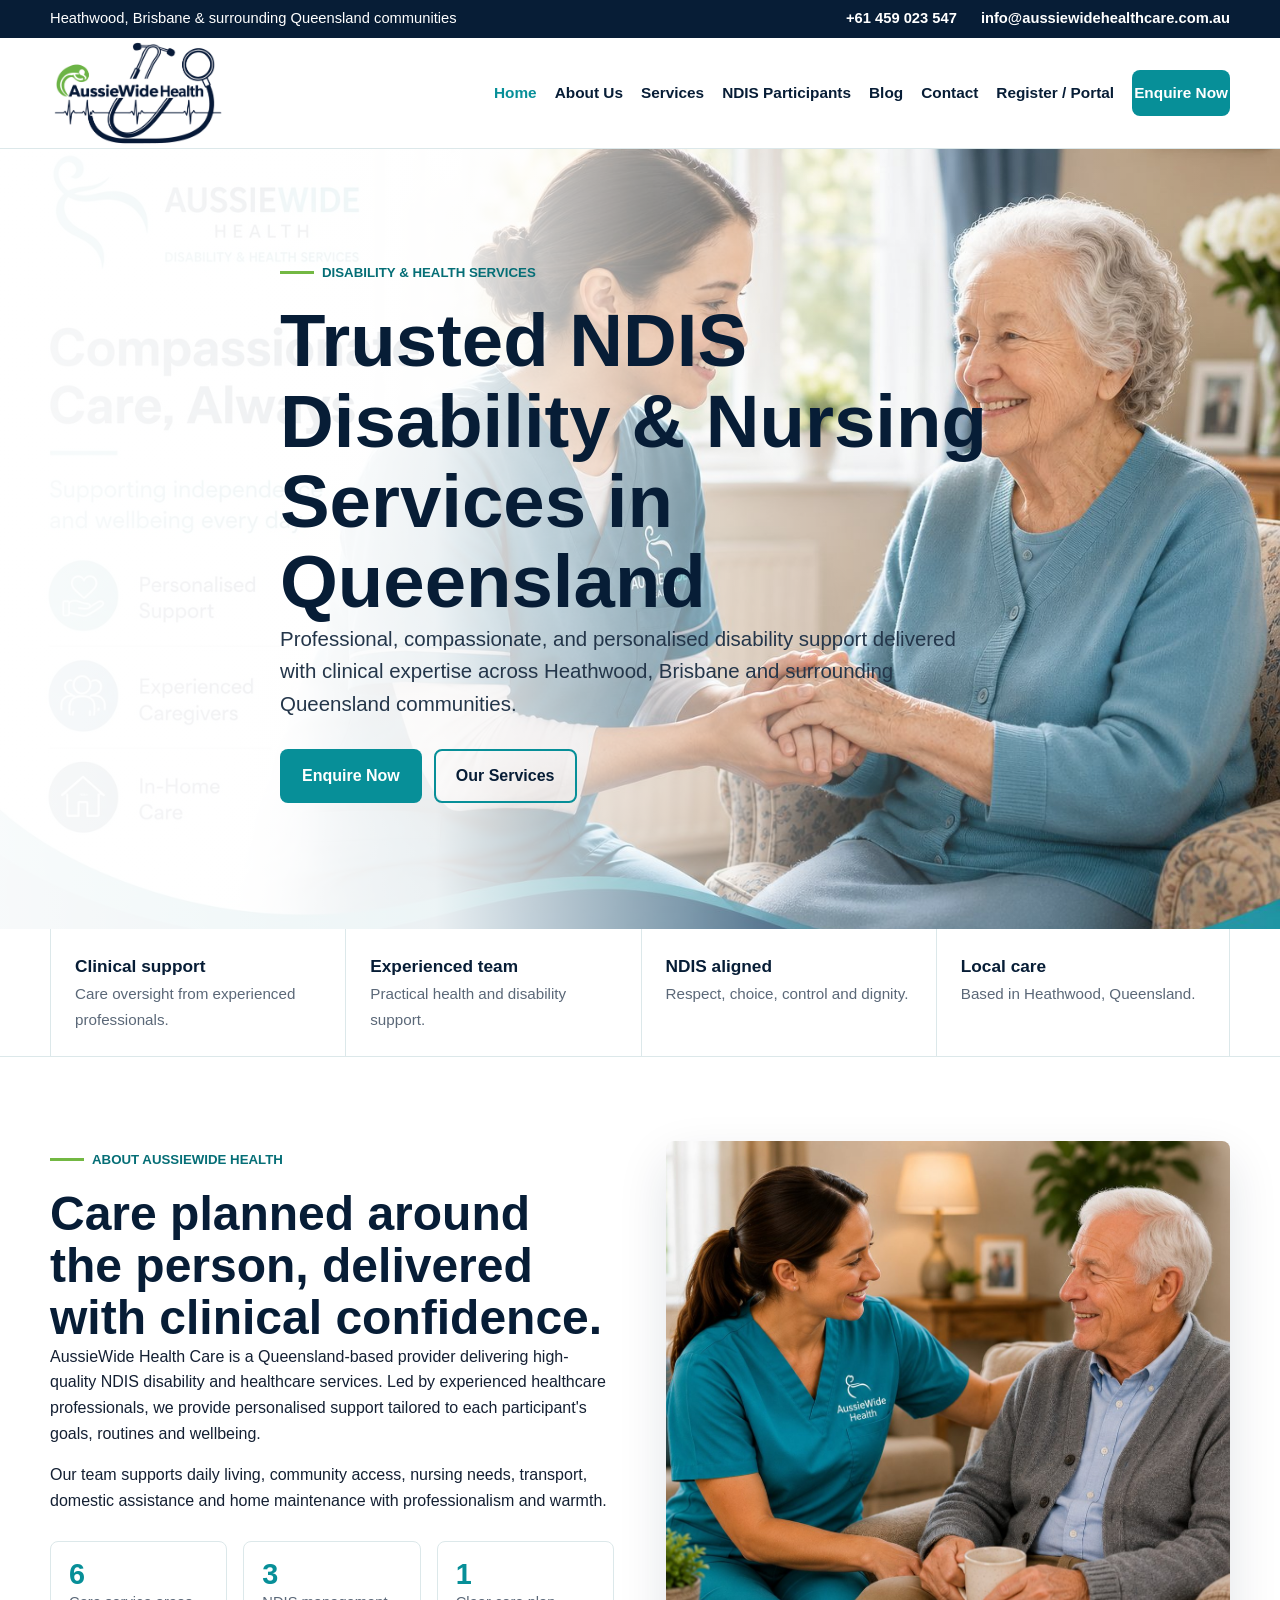
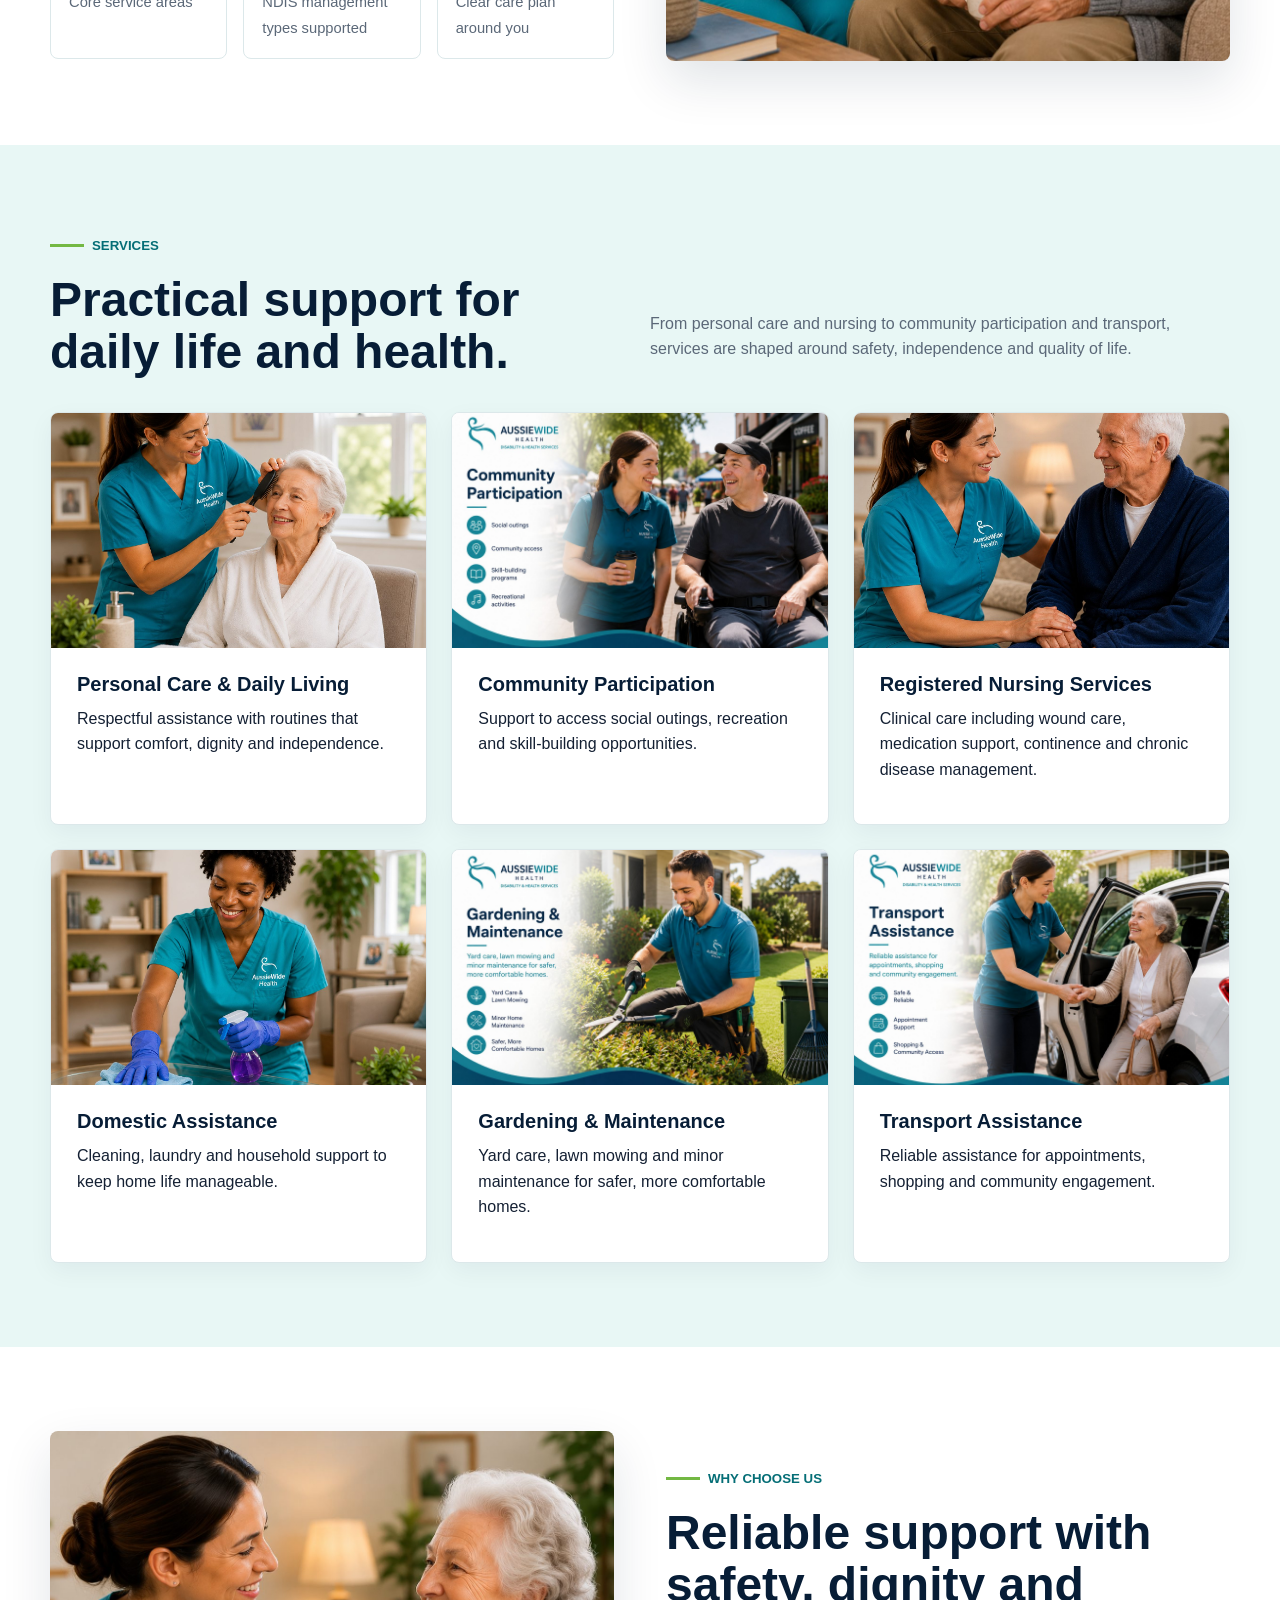
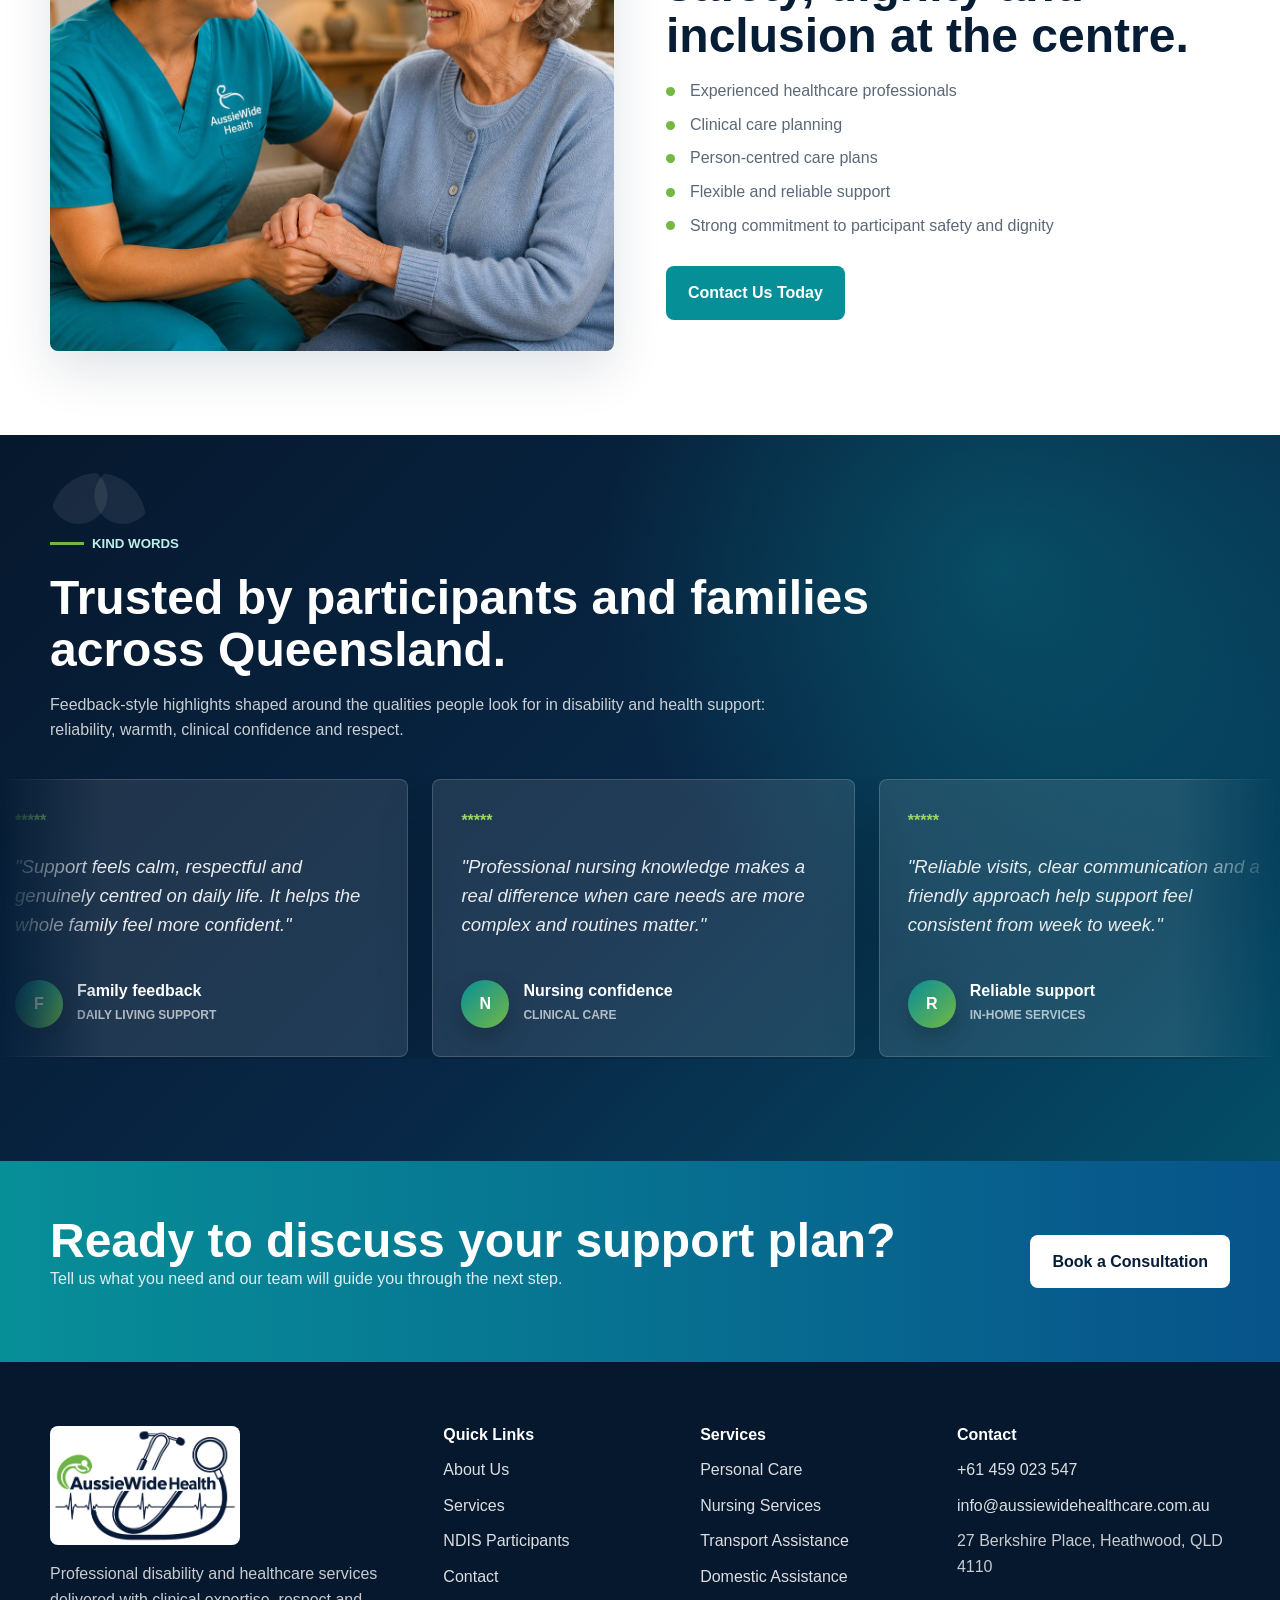
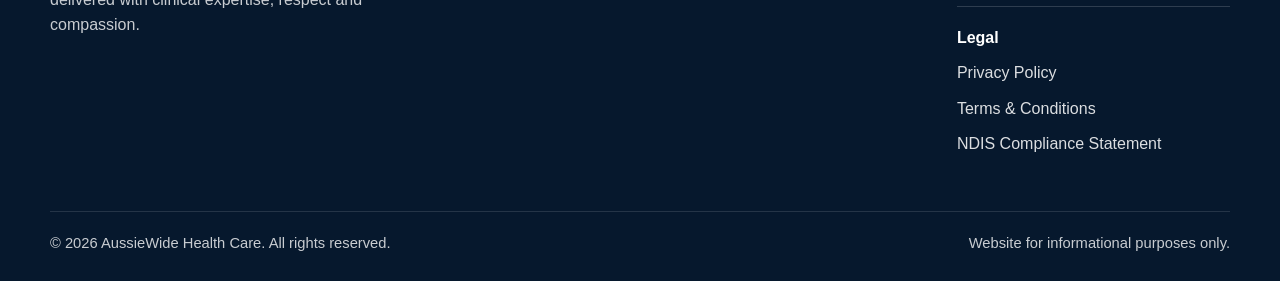
<file: index.html>
﻿<!doctype html>
<html lang="en-AU">
<head>
  <meta charset="utf-8">
  <meta name="viewport" content="width=device-width, initial-scale=1">
  <title>NDIS Disability & Nursing Services in Queensland | AussieWide Health</title>
  <meta name="description" content="AussieWide Health provides professional NDIS disability support, nursing care, personal care and community services across Heathwood, Brisbane and Queensland.">
  <link rel="canonical" href="https://www.aussiewidehealth.com.au/">
  <link rel="stylesheet" href="assets/css/styles.css">
</head>
<body>
  <a class="skip-link" href="#main">Skip to content</a>
  <div class="topbar"><div class="container"><span>Heathwood, Brisbane & surrounding Queensland communities</span><div class="topbar-contact"><a href="tel:+61459023547">+61 459 023 547</a><a href="mailto:info@aussiewidehealthcare.com.au">info@aussiewidehealthcare.com.au</a></div></div></div>
  <header class="site-header">
    <div class="container nav-wrap">
      <a class="brand" href="index.html" aria-label="AussieWide Health home"><img src="assets/images/logo.png" alt="AussieWide Health logo"></a>
      <button class="nav-toggle" aria-label="Open navigation" aria-expanded="false"><span></span><span></span><span></span></button>
      <nav class="main-nav" aria-label="Main navigation">
        <a class="active" href="index.html">Home</a><a href="about.html">About Us</a><a href="services.html">Services</a><a href="ndis.html">NDIS Participants</a><a href="blog.html">Blog</a><a href="contact.html">Contact</a><a href="register.html">Register / Portal</a><a class="btn btn-primary" href="contact.html">Enquire Now</a>
      </nav>
    </div>
  </header>
  <main id="main">
    <section class="hero">
      <img src="assets/images/hero-care.jpg" alt="AussieWide Health caregiver supporting an older person at home">
      <div class="container hero-content">
        <span class="eyebrow">Disability & health services</span>
        <h1>Trusted NDIS Disability & Nursing Services in Queensland</h1>
        <p class="lead">Professional, compassionate, and personalised disability support delivered with clinical expertise across Heathwood, Brisbane and surrounding Queensland communities.</p>
        <div class="cta-row"><a class="btn btn-primary" href="contact.html">Enquire Now</a><a class="btn btn-outline" href="services.html">Our Services</a></div>
      </div>
    </section>
    <section class="trust-strip">
      <div class="container trust-grid">
        <div class="trust-item"><strong>Clinical support</strong><span>Care oversight from experienced professionals.</span></div>
        <div class="trust-item"><strong>Experienced team</strong><span>Practical health and disability support.</span></div>
        <div class="trust-item"><strong>NDIS aligned</strong><span>Respect, choice, control and dignity.</span></div>
        <div class="trust-item"><strong>Local care</strong><span>Based in Heathwood, Queensland.</span></div>
      </div>
    </section>
    <section class="section alt">
      <div class="container split">
        <div>
          <span class="eyebrow">About AussieWide Health</span>
          <h2>Care planned around the person, delivered with clinical confidence.</h2>
          <p>AussieWide Health Care is a Queensland-based provider delivering high-quality NDIS disability and healthcare services. Led by experienced healthcare professionals, we provide personalised support tailored to each participant's goals, routines and wellbeing.</p>
          <p>Our team supports daily living, community access, nursing needs, transport, domestic assistance and home maintenance with professionalism and warmth.</p>
          <div class="stat-row">
            <div class="stat"><strong>6</strong><span>Core service areas</span></div>
            <div class="stat"><strong>3</strong><span>NDIS management types supported</span></div>
            <div class="stat"><strong>1</strong><span>Clear care plan around you</span></div>
          </div>
        </div>
        <div class="image-panel"><img src="assets/images/home-care.jpg" alt="Caregiver and participant sharing a warm conversation at home"></div>
      </div>
    </section>
    <section class="section teal">
      <div class="container">
        <div class="section-head"><div><span class="eyebrow">Services</span><h2>Practical support for daily life and health.</h2></div><p>From personal care and nursing to community participation and transport, services are shaped around safety, independence and quality of life.</p></div>
        <div class="grid grid-3">
          <article class="card service-card"><img src="assets/images/personal-care.jpg" alt="Caregiver assisting with personal care"><div class="card-body"><h3>Personal Care & Daily Living</h3><p>Respectful assistance with routines that support comfort, dignity and independence.</p></div></article>
          <article class="card service-card"><img src="assets/images/community-participation.jpg" alt="AussieWide Health worker supporting community participation and social outings"><div class="card-body"><h3>Community Participation</h3><p>Support to access social outings, recreation and skill-building opportunities.</p></div></article>
          <article class="card service-card"><img src="assets/images/nursing-care.jpg" alt="Nurse providing compassionate in-home support"><div class="card-body"><h3>Registered Nursing Services</h3><p>Clinical care including wound care, medication support, continence and chronic disease management.</p></div></article>
          <article class="card service-card"><img src="assets/images/domestic-assistance.jpg" alt="Caregiver refreshing a clean home environment"><div class="card-body"><h3>Domestic Assistance</h3><p>Cleaning, laundry and household support to keep home life manageable.</p></div></article>
          <article class="card service-card"><img src="assets/images/gardening-maintenance.jpg" alt="AussieWide Health worker providing gardening and yard maintenance support"><div class="card-body"><h3>Gardening & Maintenance</h3><p>Yard care, lawn mowing and minor maintenance for safer, more comfortable homes.</p></div></article>
          <article class="card service-card"><img src="assets/images/transport-assistance.jpg" alt="AussieWide Health worker helping a participant with transport assistance"><div class="card-body"><h3>Transport Assistance</h3><p>Reliable assistance for appointments, shopping and community engagement.</p></div></article>
        </div>
      </div>
    </section>
    <section class="section alt">
      <div class="container split">
        <div class="image-panel"><img src="assets/images/ndis-support.jpg" alt="AussieWide Health participant and caregiver smiling together"></div>
        <div>
          <span class="eyebrow">Why choose us</span>
          <h2>Reliable support with safety, dignity and inclusion at the centre.</h2>
          <ul class="check-list">
            <li>Experienced healthcare professionals</li><li>Clinical care planning</li><li>Person-centred care plans</li><li>Flexible and reliable support</li><li>Strong commitment to participant safety and dignity</li>
          </ul>
          <div class="cta-row"><a class="btn btn-primary" href="contact.html">Contact Us Today</a></div>
        </div>
      </div>
    </section>
    <section class="testimonials" aria-labelledby="feedback-title">
      <div class="container testimonial-head">
        <span class="eyebrow">Kind words</span>
        <h2 id="feedback-title">Trusted by participants and families across Queensland.</h2>
        <p>Feedback-style highlights shaped around the qualities people look for in disability and health support: reliability, warmth, clinical confidence and respect.</p>
      </div>
      <div class="testimonial-rail" aria-label="AussieWide Health feedback highlights">
        <div class="testimonial-track">
          <div class="testimonial-set">
            <article class="testimonial-card">
              <div class="stars" aria-label="Five star feedback">*****</div>
              <p>"Support feels calm, respectful and genuinely centred on daily life. It helps the whole family feel more confident."</p>
              <div class="testimonial-person"><span>F</span><strong>Family feedback</strong><small>Daily living support</small></div>
            </article>
            <article class="testimonial-card">
              <div class="stars" aria-label="Five star feedback">*****</div>
              <p>"Professional nursing knowledge makes a real difference when care needs are more complex and routines matter."</p>
              <div class="testimonial-person"><span>N</span><strong>Nursing confidence</strong><small>Clinical care</small></div>
            </article>
            <article class="testimonial-card">
              <div class="stars" aria-label="Five star feedback">*****</div>
              <p>"Reliable visits, clear communication and a friendly approach help support feel consistent from week to week."</p>
              <div class="testimonial-person"><span>R</span><strong>Reliable support</strong><small>In-home services</small></div>
            </article>
            <article class="testimonial-card">
              <div class="stars" aria-label="Five star feedback">*****</div>
              <p>"The focus stays on dignity, choice and independence, not just completing a list of tasks."</p>
              <div class="testimonial-person"><span>D</span><strong>Dignity first</strong><small>Participant goals</small></div>
            </article>
            <article class="testimonial-card">
              <div class="stars" aria-label="Five star feedback">*****</div>
              <p>"Community access feels easier when support is patient, practical and shaped around personal goals."</p>
              <div class="testimonial-person"><span>C</span><strong>Community connection</strong><small>NDIS participation</small></div>
            </article>
          </div>
          <div class="testimonial-set" aria-hidden="true">
            <article class="testimonial-card">
              <div class="stars">*****</div>
              <p>"Support feels calm, respectful and genuinely centred on daily life. It helps the whole family feel more confident."</p>
              <div class="testimonial-person"><span>F</span><strong>Family feedback</strong><small>Daily living support</small></div>
            </article>
            <article class="testimonial-card">
              <div class="stars">*****</div>
              <p>"Professional nursing knowledge makes a real difference when care needs are more complex and routines matter."</p>
              <div class="testimonial-person"><span>N</span><strong>Nursing confidence</strong><small>Clinical care</small></div>
            </article>
            <article class="testimonial-card">
              <div class="stars">*****</div>
              <p>"Reliable visits, clear communication and a friendly approach help support feel consistent from week to week."</p>
              <div class="testimonial-person"><span>R</span><strong>Reliable support</strong><small>In-home services</small></div>
            </article>
            <article class="testimonial-card">
              <div class="stars">*****</div>
              <p>"The focus stays on dignity, choice and independence, not just completing a list of tasks."</p>
              <div class="testimonial-person"><span>D</span><strong>Dignity first</strong><small>Participant goals</small></div>
            </article>
            <article class="testimonial-card">
              <div class="stars">*****</div>
              <p>"Community access feels easier when support is patient, practical and shaped around personal goals."</p>
              <div class="testimonial-person"><span>C</span><strong>Community connection</strong><small>NDIS participation</small></div>
            </article>
          </div>
        </div>
      </div>
    </section>
    <section class="cta-band"><div class="container"><div><h2>Ready to discuss your support plan?</h2><p>Tell us what you need and our team will guide you through the next step.</p></div><a class="btn btn-light" href="contact.html">Book a Consultation</a></div></section>
  </main>
  <footer class="site-footer">
    <div class="container footer-grid">
      <div><img src="assets/images/logo.png" alt="AussieWide Health logo"><p>Professional disability and healthcare services delivered with clinical expertise, respect and compassion.</p></div>
      <div><h3>Quick Links</h3><a href="about.html">About Us</a><a href="services.html">Services</a><a href="ndis.html">NDIS Participants</a><a href="contact.html">Contact</a></div>
      <div><h3>Services</h3><a href="services.html#personal-care">Personal Care</a><a href="services.html#nursing">Nursing Services</a><a href="services.html#transport">Transport Assistance</a><a href="services.html#domestic">Domestic Assistance</a></div>
      <div><h3>Contact</h3><a href="tel:+61459023547">+61 459 023 547</a><a href="mailto:info@aussiewidehealthcare.com.au">info@aussiewidehealthcare.com.au</a><p>27 Berkshire Place, Heathwood, QLD 4110</p><div class="footer-legal"><h3>Legal</h3><a href="privacy.html">Privacy Policy</a><a href="terms.html">Terms & Conditions</a><a href="ndis-compliance.html">NDIS Compliance Statement</a></div></div>
    </div>
    <div class="container footer-bottom"><span>&copy; 2026 AussieWide Health Care. All rights reserved.</span><span>Website for informational purposes only.</span></div>
  </footer>
  <script src="assets/js/main.js"></script>
</body>
</html>
</file>
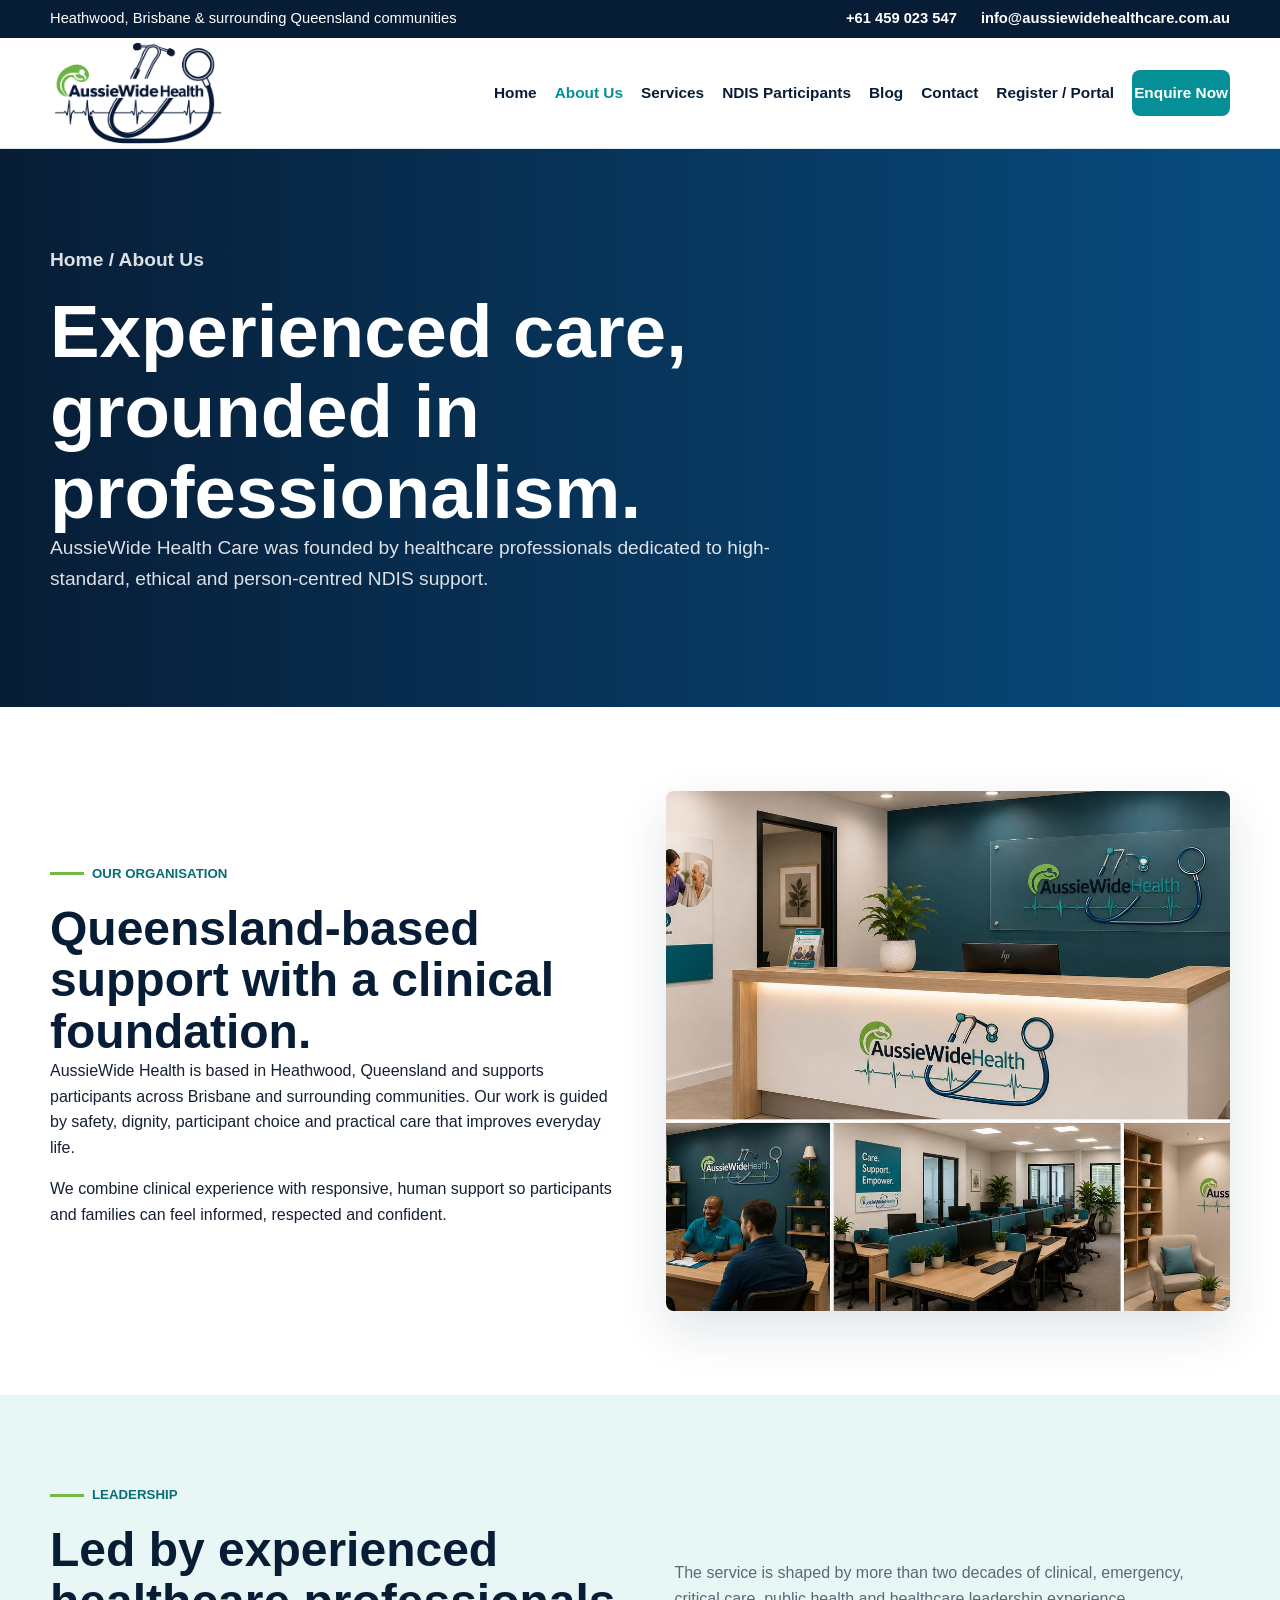
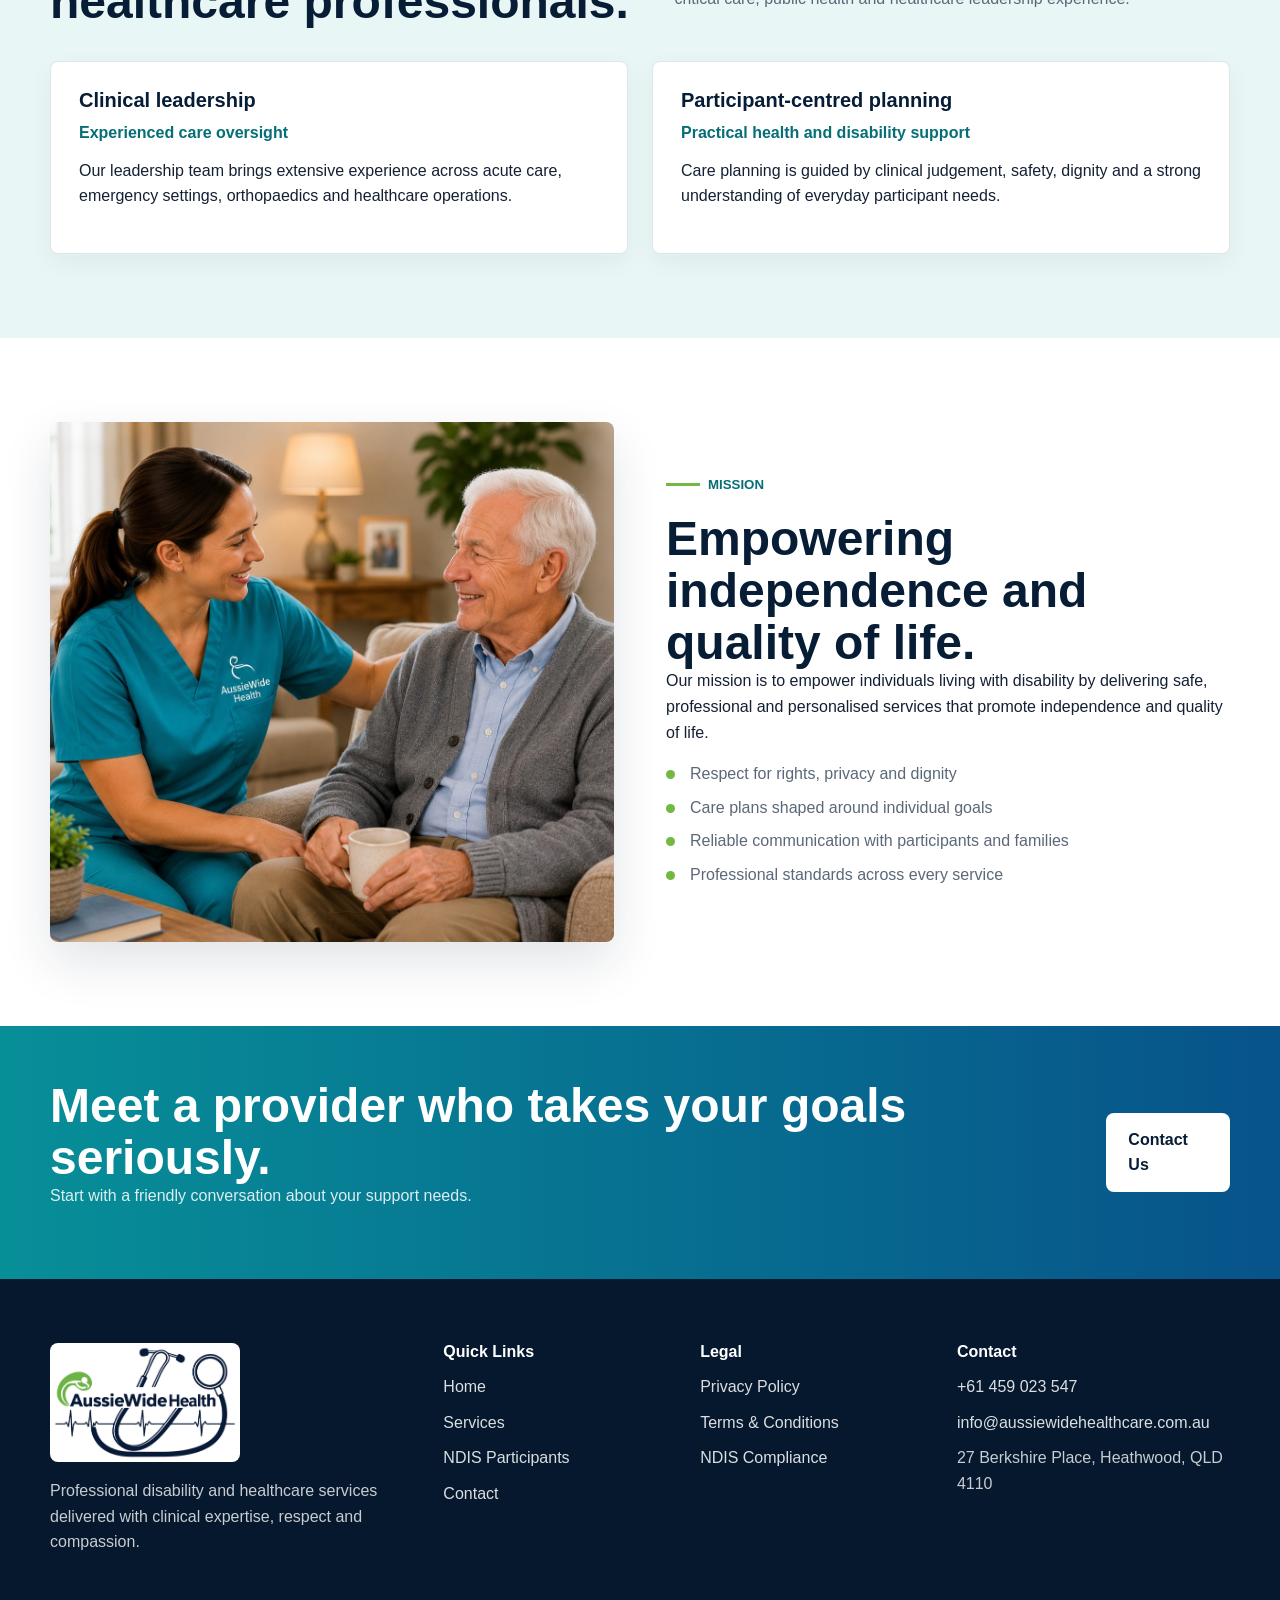
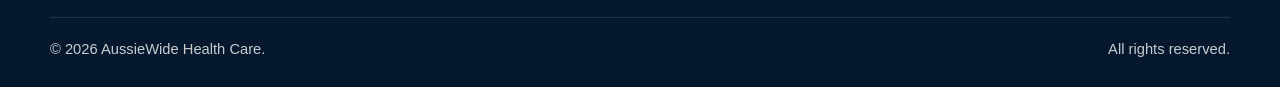
<file: about.html>
﻿<!doctype html>
<html lang="en-AU">
<head>
  <meta charset="utf-8"><meta name="viewport" content="width=device-width, initial-scale=1">
  <title>About Aussie Wide Health | Experienced NDIS Provider Queensland</title>
  <meta name="description" content="Learn about AussieWide Health, a disability and healthcare provider based in Heathwood, Queensland.">
  <link rel="stylesheet" href="assets/css/styles.css">
</head>
<body>
  <div class="topbar"><div class="container"><span>Heathwood, Brisbane & surrounding Queensland communities</span><div class="topbar-contact"><a href="tel:+61459023547">+61 459 023 547</a><a href="mailto:info@aussiewidehealthcare.com.au">info@aussiewidehealthcare.com.au</a></div></div></div>
  <header class="site-header"><div class="container nav-wrap"><a class="brand" href="index.html"><img src="assets/images/logo.png" alt="AussieWide Health logo"></a><button class="nav-toggle" aria-label="Open navigation" aria-expanded="false"><span></span><span></span><span></span></button><nav class="main-nav"><a href="index.html">Home</a><a class="active" href="about.html">About Us</a><a href="services.html">Services</a><a href="ndis.html">NDIS Participants</a><a href="blog.html">Blog</a><a href="contact.html">Contact</a><a href="register.html">Register / Portal</a><a class="btn btn-primary" href="contact.html">Enquire Now</a></nav></div></header>
  <main>
    <section class="page-hero"><div class="container"><p class="breadcrumbs">Home / About Us</p><h1>Experienced care, grounded in professionalism.</h1><p>AussieWide Health Care was founded by healthcare professionals dedicated to high-standard, ethical and person-centred NDIS support.</p></div></section>
    <section class="section alt"><div class="container split"><div><span class="eyebrow">Our organisation</span><h2>Queensland-based support with a clinical foundation.</h2><p>AussieWide Health is based in Heathwood, Queensland and supports participants across Brisbane and surrounding communities. Our work is guided by safety, dignity, participant choice and practical care that improves everyday life.</p><p>We combine clinical experience with responsive, human support so participants and families can feel informed, respected and confident.</p></div><div class="image-panel"><img src="assets/images/office.jpg" alt="AussieWide Health office reception and consultation spaces"></div></div></section>
    <section class="section teal"><div class="container"><div class="section-head"><div><span class="eyebrow">Leadership</span><h2>Led by experienced healthcare professionals.</h2></div><p>The service is shaped by more than two decades of clinical, emergency, critical care, public health and healthcare leadership experience.</p></div><div class="grid grid-2"><article class="card leader"><h3>Clinical leadership</h3><p class="role">Experienced care oversight</p><p>Our leadership team brings extensive experience across acute care, emergency settings, orthopaedics and healthcare operations.</p></article><article class="card leader"><h3>Participant-centred planning</h3><p class="role">Practical health and disability support</p><p>Care planning is guided by clinical judgement, safety, dignity and a strong understanding of everyday participant needs.</p></article></div></div></section>
    <section class="section alt"><div class="container split"><div class="image-panel"><img src="assets/images/home-care.jpg" alt="Caregiver and participant smiling in a comfortable living room"></div><div><span class="eyebrow">Mission</span><h2>Empowering independence and quality of life.</h2><p>Our mission is to empower individuals living with disability by delivering safe, professional and personalised services that promote independence and quality of life.</p><ul class="check-list"><li>Respect for rights, privacy and dignity</li><li>Care plans shaped around individual goals</li><li>Reliable communication with participants and families</li><li>Professional standards across every service</li></ul></div></div></section>
  </main>
  <section class="cta-band"><div class="container"><div><h2>Meet a provider who takes your goals seriously.</h2><p>Start with a friendly conversation about your support needs.</p></div><a class="btn btn-light" href="contact.html">Contact Us</a></div></section>
  <footer class="site-footer"><div class="container footer-grid"><div><img src="assets/images/logo.png" alt="AussieWide Health logo"><p>Professional disability and healthcare services delivered with clinical expertise, respect and compassion.</p></div><div><h3>Quick Links</h3><a href="index.html">Home</a><a href="services.html">Services</a><a href="ndis.html">NDIS Participants</a><a href="contact.html">Contact</a></div><div><h3>Legal</h3><a href="privacy.html">Privacy Policy</a><a href="terms.html">Terms & Conditions</a><a href="ndis-compliance.html">NDIS Compliance</a></div><div><h3>Contact</h3><a href="tel:+61459023547">+61 459 023 547</a><a href="mailto:info@aussiewidehealthcare.com.au">info@aussiewidehealthcare.com.au</a><p>27 Berkshire Place, Heathwood, QLD 4110</p></div></div><div class="container footer-bottom"><span>&copy; 2026 AussieWide Health Care.</span><span>All rights reserved.</span></div></footer>
  <script src="assets/js/main.js"></script>
</body>
</html>
</file>
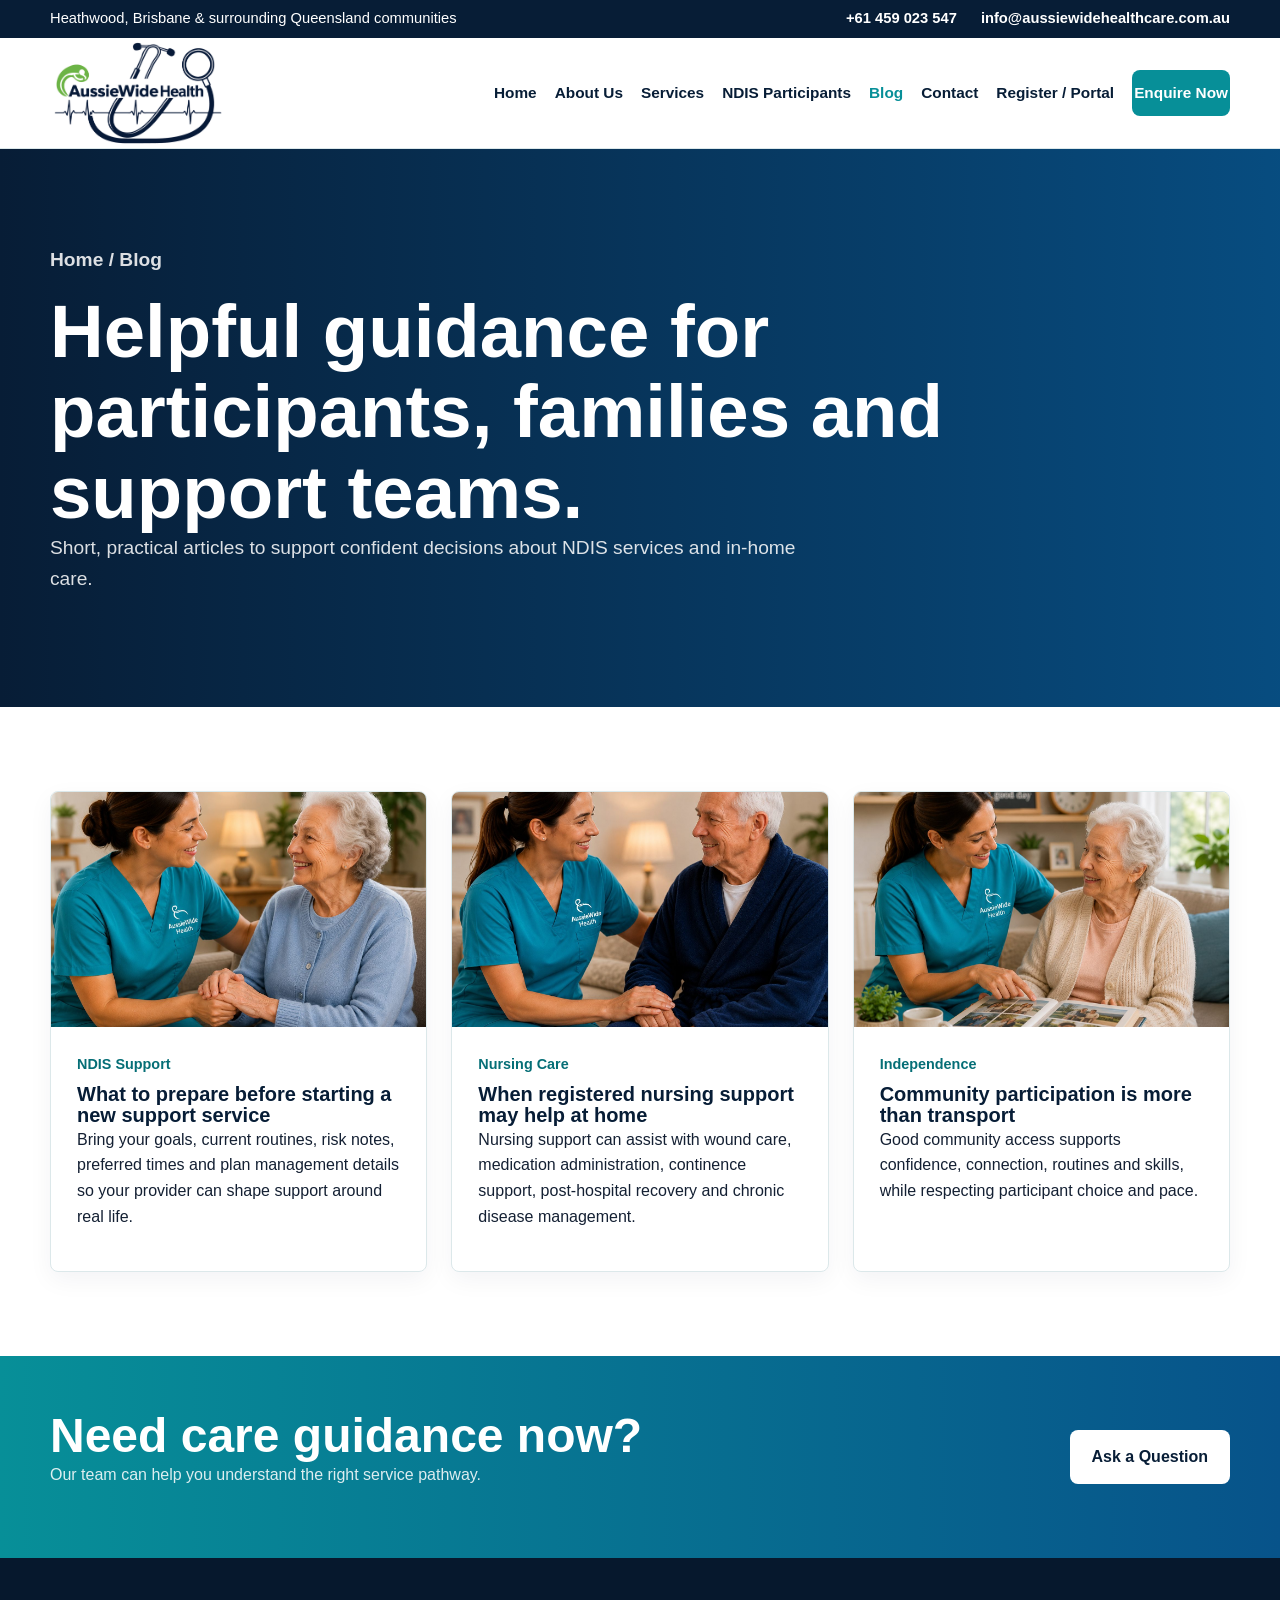
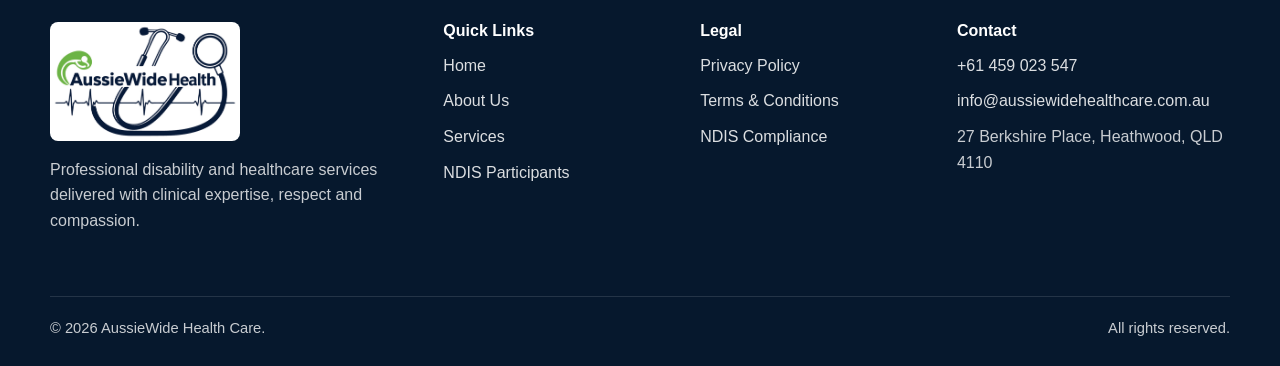
<file: blog.html>
﻿<!doctype html>
<html lang="en-AU">
<head>
  <meta charset="utf-8"><meta name="viewport" content="width=device-width, initial-scale=1">
  <title>NDIS Care Articles & Updates | AussieWide Health</title>
  <meta name="description" content="Helpful articles from AussieWide Health about NDIS support, in-home care, nursing services and participant wellbeing.">
  <link rel="stylesheet" href="assets/css/styles.css">
</head>
<body>
  <div class="topbar"><div class="container"><span>Heathwood, Brisbane & surrounding Queensland communities</span><div class="topbar-contact"><a href="tel:+61459023547">+61 459 023 547</a><a href="mailto:info@aussiewidehealthcare.com.au">info@aussiewidehealthcare.com.au</a></div></div></div>
  <header class="site-header"><div class="container nav-wrap"><a class="brand" href="index.html"><img src="assets/images/logo.png" alt="AussieWide Health logo"></a><button class="nav-toggle" aria-label="Open navigation" aria-expanded="false"><span></span><span></span><span></span></button><nav class="main-nav"><a href="index.html">Home</a><a href="about.html">About Us</a><a href="services.html">Services</a><a href="ndis.html">NDIS Participants</a><a class="active" href="blog.html">Blog</a><a href="contact.html">Contact</a><a href="register.html">Register / Portal</a><a class="btn btn-primary" href="contact.html">Enquire Now</a></nav></div></header>
  <main>
    <section class="page-hero"><div class="container"><p class="breadcrumbs">Home / Blog</p><h1>Helpful guidance for participants, families and support teams.</h1><p>Short, practical articles to support confident decisions about NDIS services and in-home care.</p></div></section>
    <section class="section alt"><div class="container grid grid-3">
      <article class="card blog-card"><img src="assets/images/ndis-support.jpg" alt="Caregiver and participant smiling together"><div class="card-body"><p class="meta">NDIS Support</p><h3>What to prepare before starting a new support service</h3><p>Bring your goals, current routines, risk notes, preferred times and plan management details so your provider can shape support around real life.</p></div></article>
      <article class="card blog-card"><img src="assets/images/nursing-care.jpg" alt="Nurse and participant in a calm home setting"><div class="card-body"><p class="meta">Nursing Care</p><h3>When registered nursing support may help at home</h3><p>Nursing support can assist with wound care, medication administration, continence support, post-hospital recovery and chronic disease management.</p></div></article>
      <article class="card blog-card"><img src="assets/images/community-care.jpg" alt="Caregiver and participant sharing memories"><div class="card-body"><p class="meta">Independence</p><h3>Community participation is more than transport</h3><p>Good community access supports confidence, connection, routines and skills, while respecting participant choice and pace.</p></div></article>
    </div></section>
  </main>
  <section class="cta-band"><div class="container"><div><h2>Need care guidance now?</h2><p>Our team can help you understand the right service pathway.</p></div><a class="btn btn-light" href="contact.html">Ask a Question</a></div></section>
  <footer class="site-footer"><div class="container footer-grid"><div><img src="assets/images/logo.png" alt="AussieWide Health logo"><p>Professional disability and healthcare services delivered with clinical expertise, respect and compassion.</p></div><div><h3>Quick Links</h3><a href="index.html">Home</a><a href="about.html">About Us</a><a href="services.html">Services</a><a href="ndis.html">NDIS Participants</a></div><div><h3>Legal</h3><a href="privacy.html">Privacy Policy</a><a href="terms.html">Terms & Conditions</a><a href="ndis-compliance.html">NDIS Compliance</a></div><div><h3>Contact</h3><a href="tel:+61459023547">+61 459 023 547</a><a href="mailto:info@aussiewidehealthcare.com.au">info@aussiewidehealthcare.com.au</a><p>27 Berkshire Place, Heathwood, QLD 4110</p></div></div><div class="container footer-bottom"><span>&copy; 2026 AussieWide Health Care.</span><span>All rights reserved.</span></div></footer><script src="assets/js/main.js"></script>
</body>
</html>
</file>
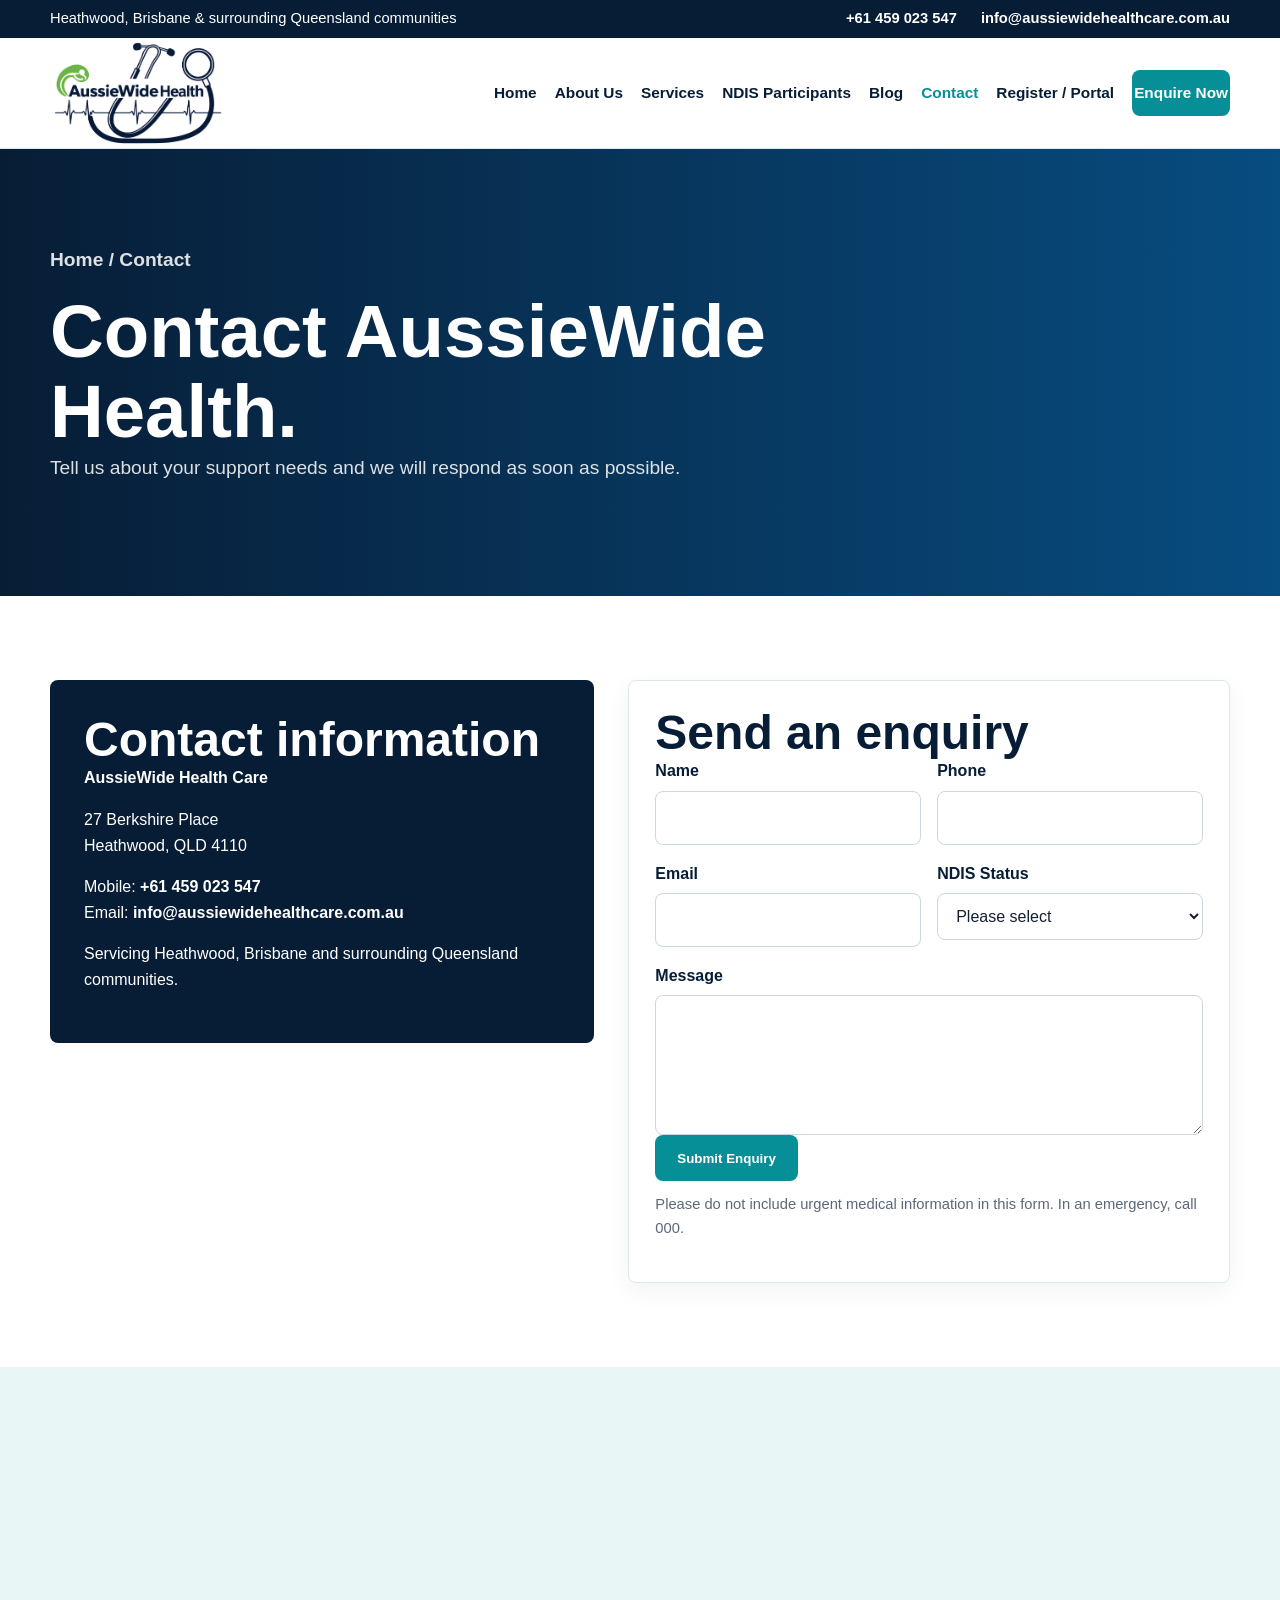
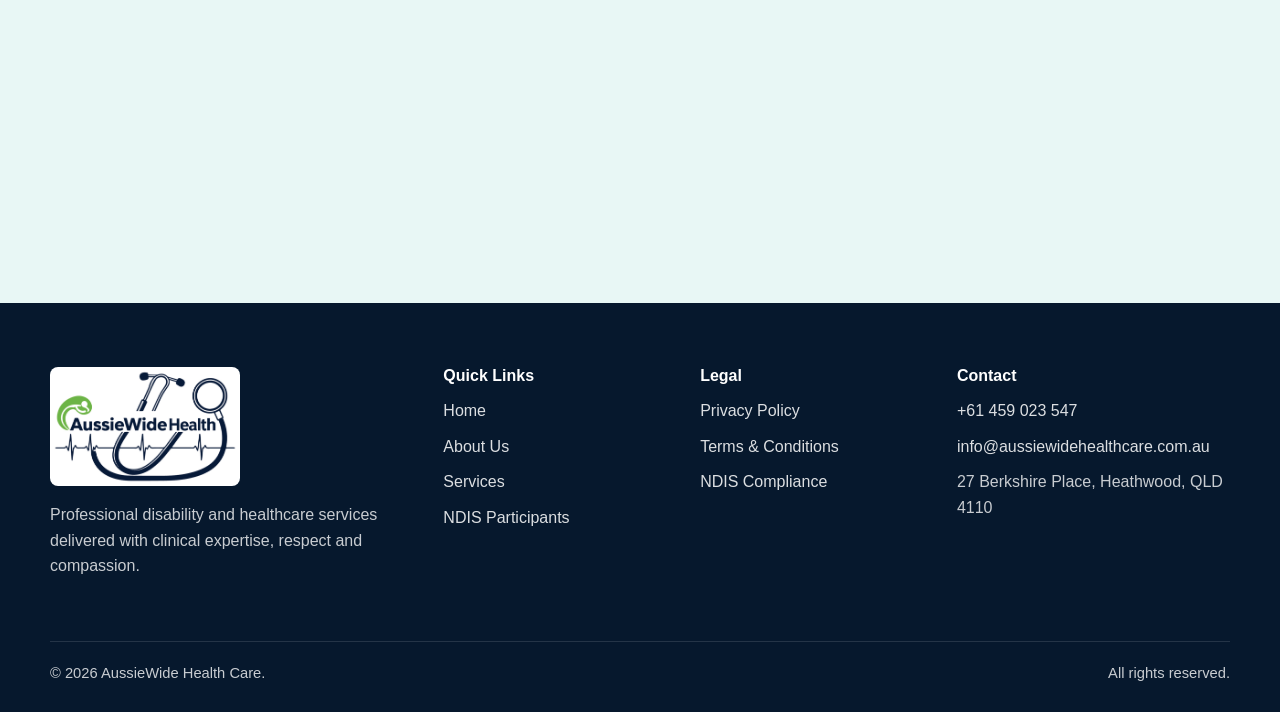
<file: contact.html>
﻿<!doctype html>
<html lang="en-AU">
<head>
  <meta charset="utf-8"><meta name="viewport" content="width=device-width, initial-scale=1">
  <title>Contact AussieWide Health | NDIS Services Heathwood QLD</title>
  <meta name="description" content="Contact AussieWide Health for NDIS disability support and nursing care in Heathwood, Brisbane and surrounding Queensland communities.">
  <link rel="stylesheet" href="assets/css/styles.css">
</head>
<body>
  <div class="topbar"><div class="container"><span>Heathwood, Brisbane & surrounding Queensland communities</span><div class="topbar-contact"><a href="tel:+61459023547">+61 459 023 547</a><a href="mailto:info@aussiewidehealthcare.com.au">info@aussiewidehealthcare.com.au</a></div></div></div>
  <header class="site-header"><div class="container nav-wrap"><a class="brand" href="index.html"><img src="assets/images/logo.png" alt="AussieWide Health logo"></a><button class="nav-toggle" aria-label="Open navigation" aria-expanded="false"><span></span><span></span><span></span></button><nav class="main-nav"><a href="index.html">Home</a><a href="about.html">About Us</a><a href="services.html">Services</a><a href="ndis.html">NDIS Participants</a><a href="blog.html">Blog</a><a class="active" href="contact.html">Contact</a><a href="register.html">Register / Portal</a><a class="btn btn-primary" href="contact.html">Enquire Now</a></nav></div></header>
  <main>
    <section class="page-hero"><div class="container"><p class="breadcrumbs">Home / Contact</p><h1>Contact AussieWide Health.</h1><p>Tell us about your support needs and we will respond as soon as possible.</p></div></section>
    <section class="section alt"><div class="container contact-layout"><aside class="contact-box"><h2>Contact information</h2><p><strong>AussieWide Health Care</strong></p><p>27 Berkshire Place<br>Heathwood, QLD 4110</p><p>Mobile: <a href="tel:+61459023547">+61 459 023 547</a><br>Email: <a href="mailto:info@aussiewidehealthcare.com.au">info@aussiewidehealthcare.com.au</a></p><p>Servicing Heathwood, Brisbane and surrounding Queensland communities.</p></aside><div class="card"><div class="card-body"><h2>Send an enquiry</h2><form action="contact.php" method="post"><input type="hidden" name="source" value="Contact page"><div class="form-grid"><div class="form-field"><label for="name">Name</label><input id="name" name="name" autocomplete="name" required></div><div class="form-field"><label for="phone">Phone</label><input id="phone" name="phone" autocomplete="tel" required></div><div class="form-field"><label for="email">Email</label><input id="email" name="email" type="email" autocomplete="email" required></div><div class="form-field"><label for="ndis_status">NDIS Status</label><select id="ndis_status" name="ndis_status"><option value="">Please select</option><option>Self-managed</option><option>Plan-managed</option><option>NDIA-managed</option><option>Not sure yet</option></select></div><div class="form-field full"><label for="message">Message</label><textarea id="message" name="message" required></textarea></div></div><button class="btn btn-primary" type="submit">Submit Enquiry</button><p class="form-note">Please do not include urgent medical information in this form. In an emergency, call 000.</p></form></div></div></div></section>
    <section class="section teal"><div class="container map"><iframe title="Map to 27 Berkshire Place, Heathwood QLD 4110" loading="lazy" referrerpolicy="no-referrer-when-downgrade" src="https://www.google.com/maps?q=27%20Berkshire%20Place%2C%20Heathwood%20QLD%204110&output=embed"></iframe></div></section>
  </main>
  <footer class="site-footer"><div class="container footer-grid"><div><img src="assets/images/logo.png" alt="AussieWide Health logo"><p>Professional disability and healthcare services delivered with clinical expertise, respect and compassion.</p></div><div><h3>Quick Links</h3><a href="index.html">Home</a><a href="about.html">About Us</a><a href="services.html">Services</a><a href="ndis.html">NDIS Participants</a></div><div><h3>Legal</h3><a href="privacy.html">Privacy Policy</a><a href="terms.html">Terms & Conditions</a><a href="ndis-compliance.html">NDIS Compliance</a></div><div><h3>Contact</h3><a href="tel:+61459023547">+61 459 023 547</a><a href="mailto:info@aussiewidehealthcare.com.au">info@aussiewidehealthcare.com.au</a><p>27 Berkshire Place, Heathwood, QLD 4110</p></div></div><div class="container footer-bottom"><span>&copy; 2026 AussieWide Health Care.</span><span>All rights reserved.</span></div></footer><script src="assets/js/main.js"></script>
</body>
</html>
</file>
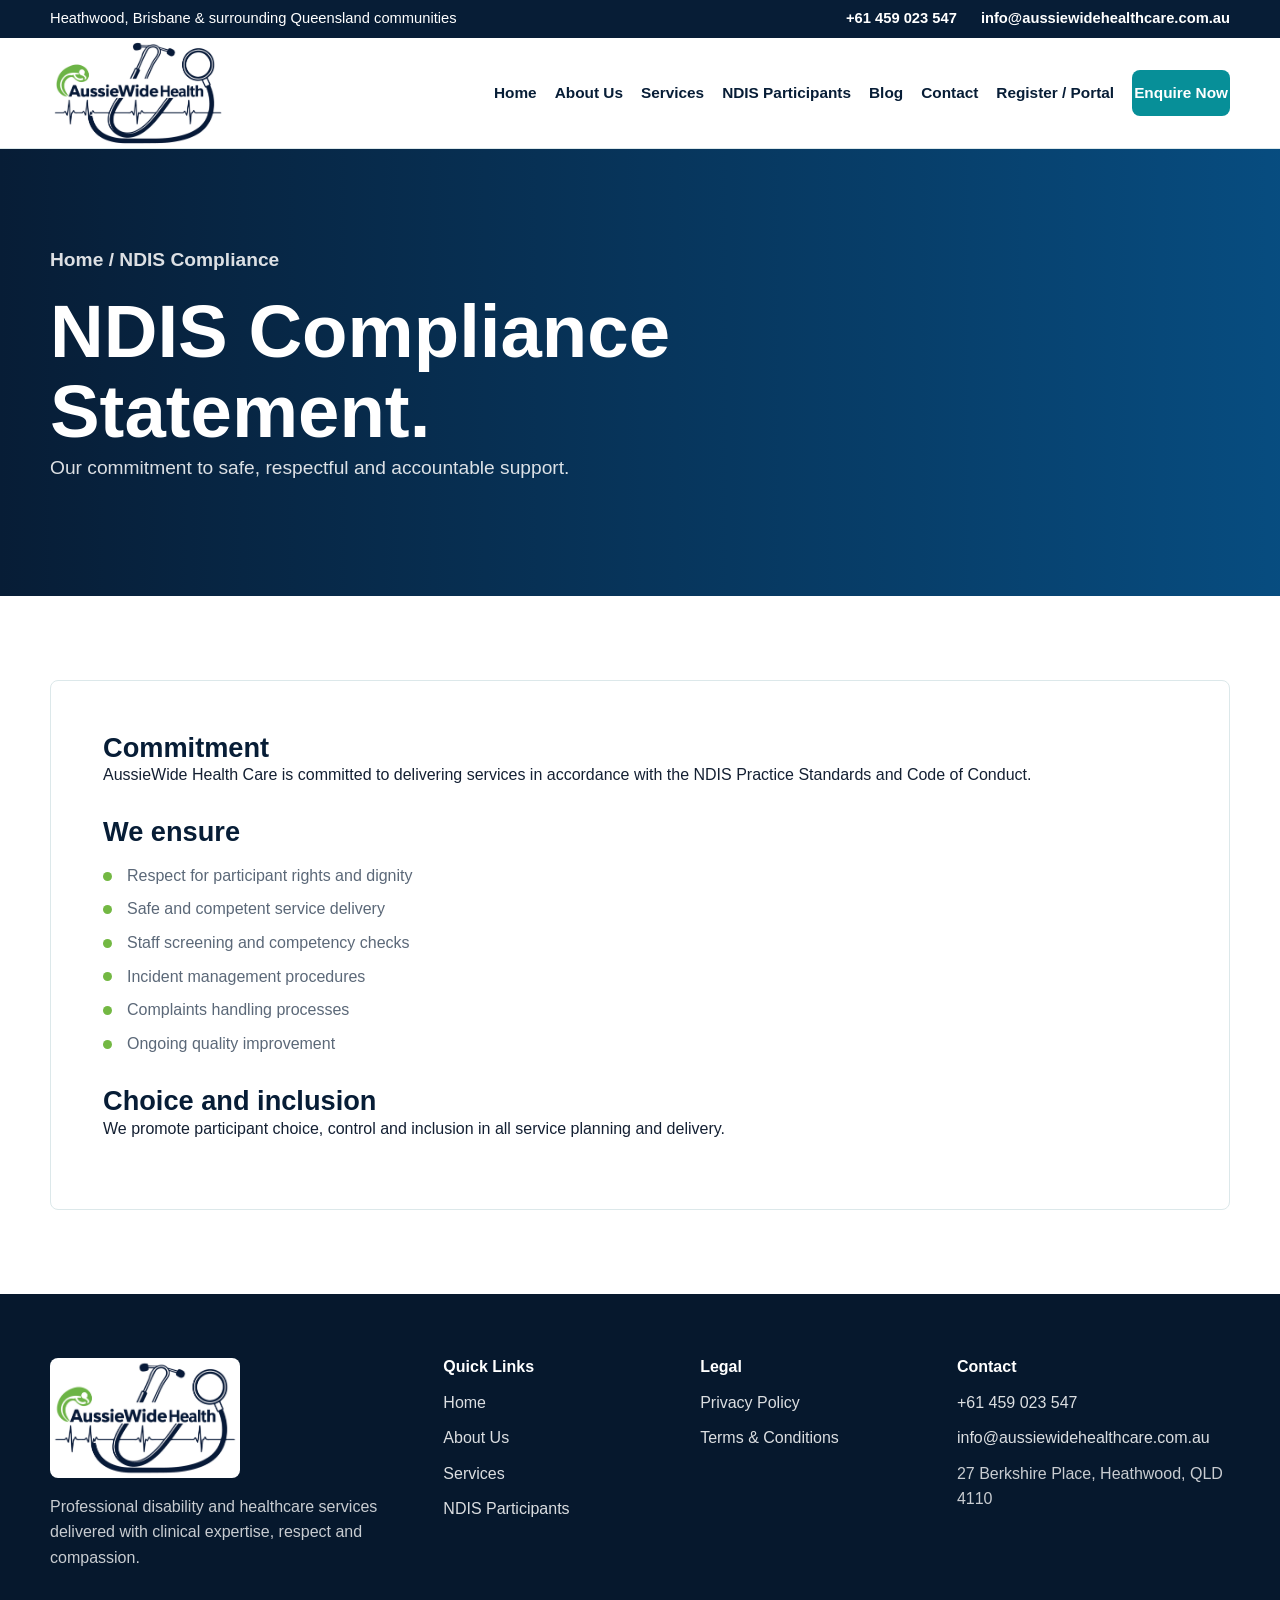
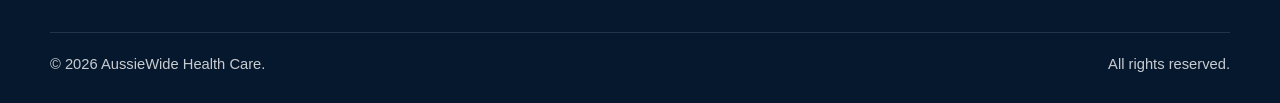
<file: ndis-compliance.html>
﻿<!doctype html>
<html lang="en-AU">
<head>
  <meta charset="utf-8"><meta name="viewport" content="width=device-width, initial-scale=1">
  <title>NDIS Compliance Statement | AussieWide Health</title>
  <meta name="description" content="AussieWide Health NDIS compliance statement, including participant rights, safe service delivery and quality improvement.">
  <link rel="stylesheet" href="assets/css/styles.css">
</head>
<body>
  <div class="topbar"><div class="container"><span>Heathwood, Brisbane & surrounding Queensland communities</span><div class="topbar-contact"><a href="tel:+61459023547">+61 459 023 547</a><a href="mailto:info@aussiewidehealthcare.com.au">info@aussiewidehealthcare.com.au</a></div></div></div>
  <header class="site-header"><div class="container nav-wrap"><a class="brand" href="index.html"><img src="assets/images/logo.png" alt="AussieWide Health logo"></a><button class="nav-toggle" aria-label="Open navigation" aria-expanded="false"><span></span><span></span><span></span></button><nav class="main-nav"><a href="index.html">Home</a><a href="about.html">About Us</a><a href="services.html">Services</a><a href="ndis.html">NDIS Participants</a><a href="blog.html">Blog</a><a href="contact.html">Contact</a><a href="register.html">Register / Portal</a><a class="btn btn-primary" href="contact.html">Enquire Now</a></nav></div></header>
  <main><section class="page-hero"><div class="container"><p class="breadcrumbs">Home / NDIS Compliance</p><h1>NDIS Compliance Statement.</h1><p>Our commitment to safe, respectful and accountable support.</p></div></section><section class="section alt"><div class="container legal-content"><h2>Commitment</h2><p>AussieWide Health Care is committed to delivering services in accordance with the NDIS Practice Standards and Code of Conduct.</p><h2>We ensure</h2><ul class="check-list"><li>Respect for participant rights and dignity</li><li>Safe and competent service delivery</li><li>Staff screening and competency checks</li><li>Incident management procedures</li><li>Complaints handling processes</li><li>Ongoing quality improvement</li></ul><h2>Choice and inclusion</h2><p>We promote participant choice, control and inclusion in all service planning and delivery.</p></div></section></main>
  <footer class="site-footer"><div class="container footer-grid"><div><img src="assets/images/logo.png" alt="AussieWide Health logo"><p>Professional disability and healthcare services delivered with clinical expertise, respect and compassion.</p></div><div><h3>Quick Links</h3><a href="index.html">Home</a><a href="about.html">About Us</a><a href="services.html">Services</a><a href="ndis.html">NDIS Participants</a></div><div><h3>Legal</h3><a href="privacy.html">Privacy Policy</a><a href="terms.html">Terms & Conditions</a></div><div><h3>Contact</h3><a href="tel:+61459023547">+61 459 023 547</a><a href="mailto:info@aussiewidehealthcare.com.au">info@aussiewidehealthcare.com.au</a><p>27 Berkshire Place, Heathwood, QLD 4110</p></div></div><div class="container footer-bottom"><span>&copy; 2026 AussieWide Health Care.</span><span>All rights reserved.</span></div></footer><script src="assets/js/main.js"></script>
</body>
</html>
</file>
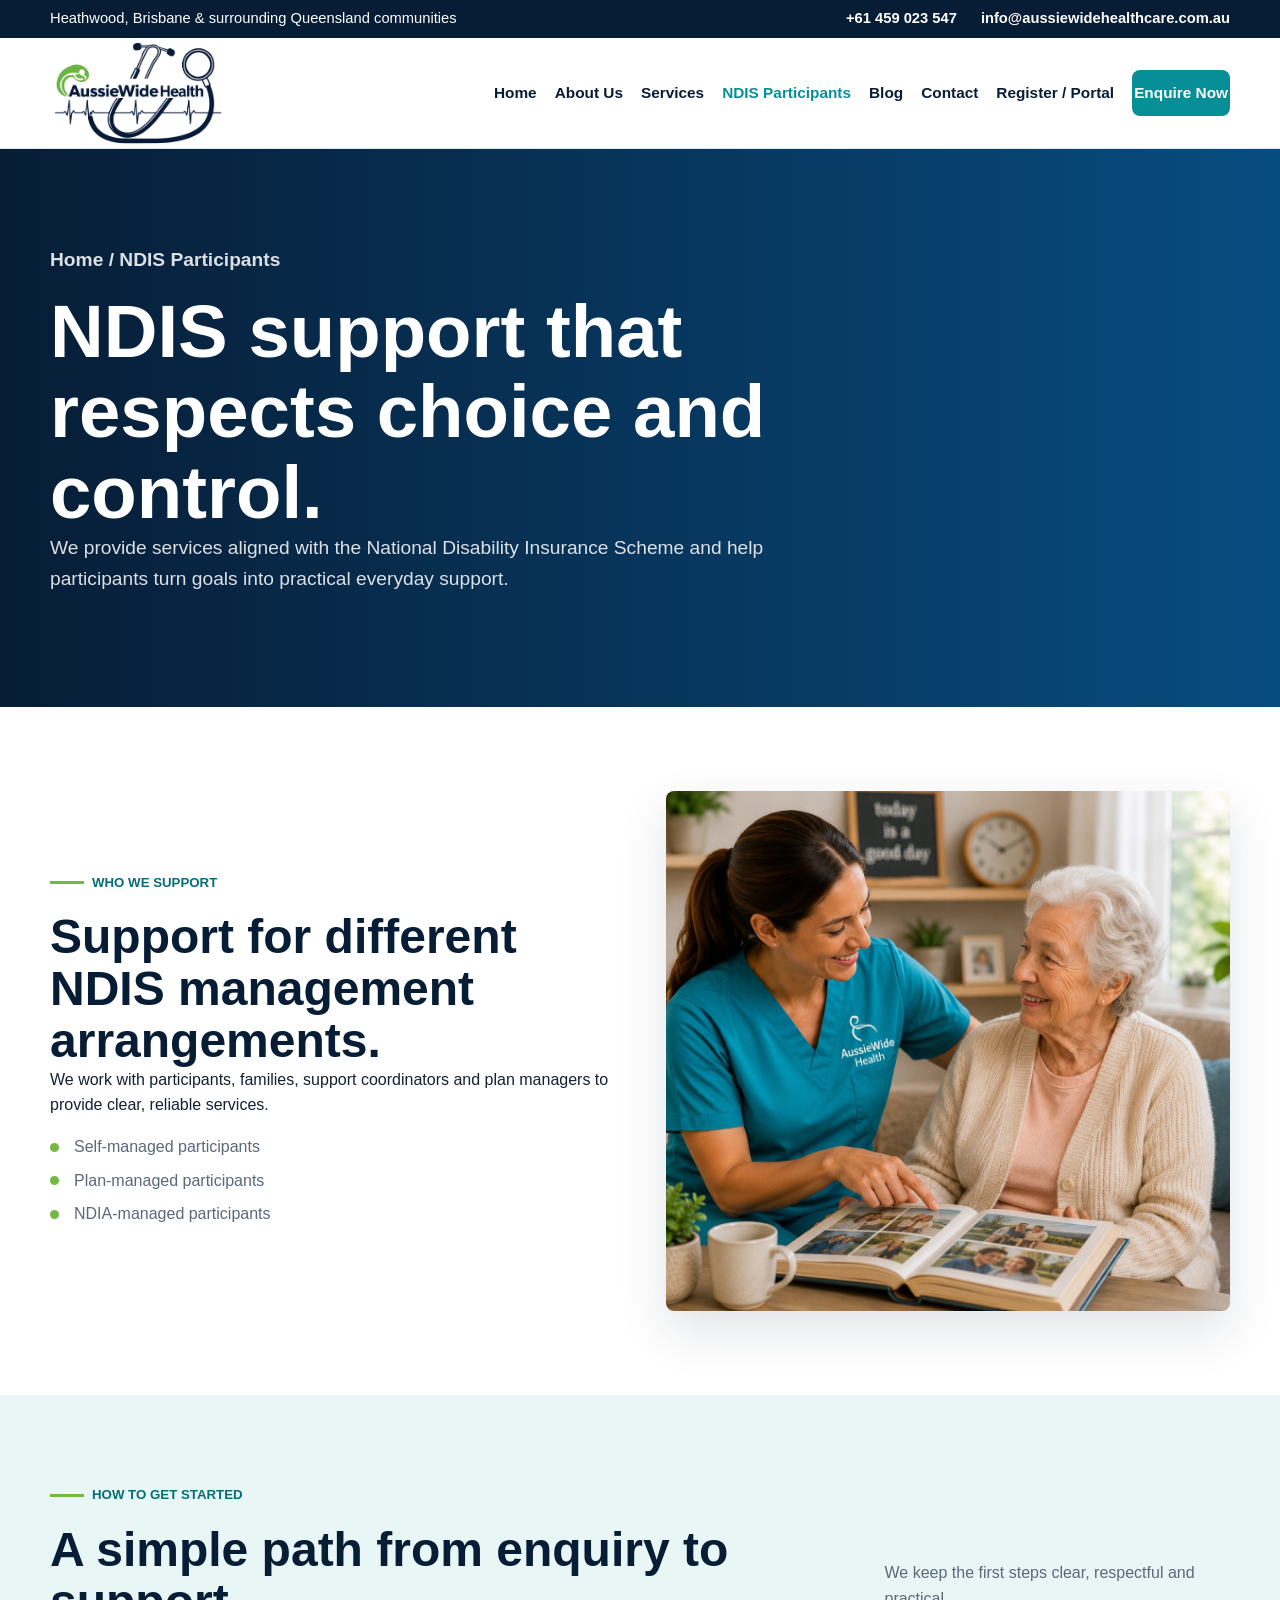
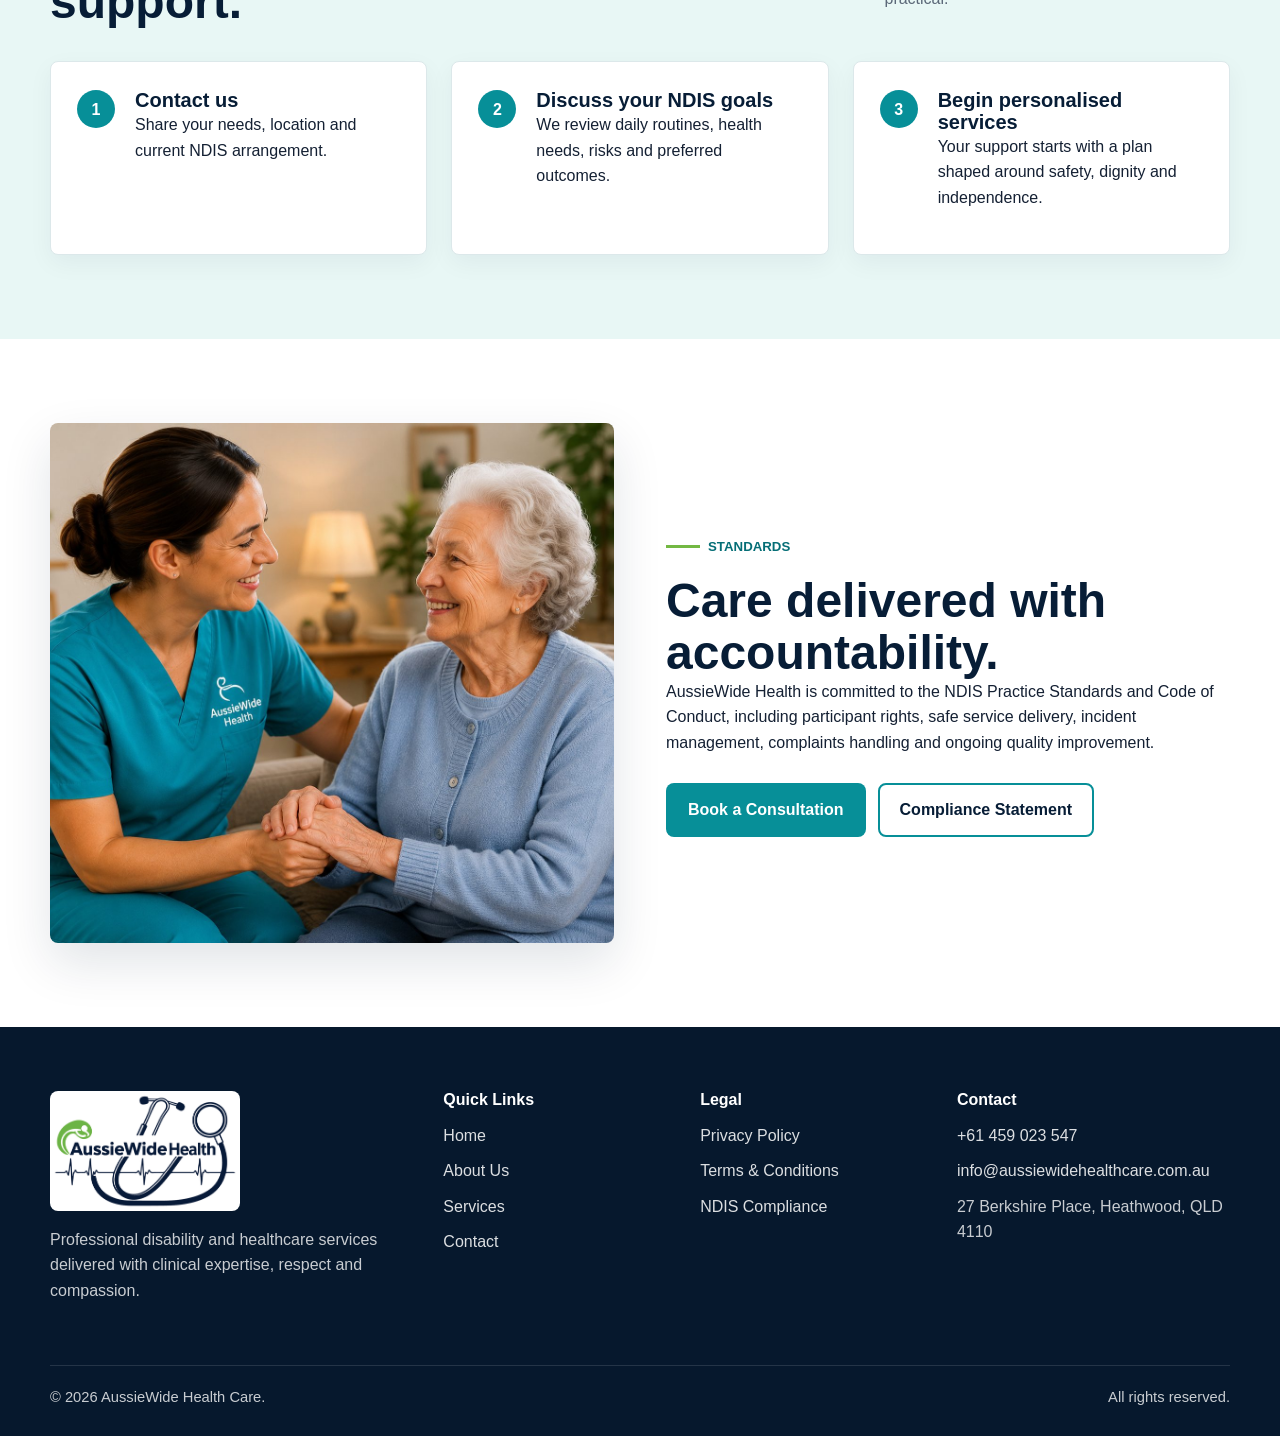
<file: ndis.html>
﻿<!doctype html>
<html lang="en-AU">
<head>
  <meta charset="utf-8"><meta name="viewport" content="width=device-width, initial-scale=1">
  <title>NDIS Provider in Brisbane & Queensland | AussieWide Health</title>
  <meta name="description" content="AussieWide Health supports self-managed, plan-managed and NDIA-managed NDIS participants across Brisbane and Queensland.">
  <link rel="stylesheet" href="assets/css/styles.css">
</head>
<body>
  <div class="topbar"><div class="container"><span>Heathwood, Brisbane & surrounding Queensland communities</span><div class="topbar-contact"><a href="tel:+61459023547">+61 459 023 547</a><a href="mailto:info@aussiewidehealthcare.com.au">info@aussiewidehealthcare.com.au</a></div></div></div>
  <header class="site-header"><div class="container nav-wrap"><a class="brand" href="index.html"><img src="assets/images/logo.png" alt="AussieWide Health logo"></a><button class="nav-toggle" aria-label="Open navigation" aria-expanded="false"><span></span><span></span><span></span></button><nav class="main-nav"><a href="index.html">Home</a><a href="about.html">About Us</a><a href="services.html">Services</a><a class="active" href="ndis.html">NDIS Participants</a><a href="blog.html">Blog</a><a href="contact.html">Contact</a><a href="register.html">Register / Portal</a><a class="btn btn-primary" href="contact.html">Enquire Now</a></nav></div></header>
  <main>
    <section class="page-hero"><div class="container"><p class="breadcrumbs">Home / NDIS Participants</p><h1>NDIS support that respects choice and control.</h1><p>We provide services aligned with the National Disability Insurance Scheme and help participants turn goals into practical everyday support.</p></div></section>
    <section class="section alt"><div class="container split"><div><span class="eyebrow">Who we support</span><h2>Support for different NDIS management arrangements.</h2><p>We work with participants, families, support coordinators and plan managers to provide clear, reliable services.</p><ul class="check-list"><li>Self-managed participants</li><li>Plan-managed participants</li><li>NDIA-managed participants</li></ul></div><div class="image-panel"><img src="assets/images/community-care.jpg" alt="Participant and caregiver connecting over family photos"></div></div></section>
    <section class="section teal"><div class="container"><div class="section-head"><div><span class="eyebrow">How to get started</span><h2>A simple path from enquiry to support.</h2></div><p>We keep the first steps clear, respectful and practical.</p></div><div class="grid grid-3 steps"><article class="card step"><h3>Contact us</h3><p>Share your needs, location and current NDIS arrangement.</p></article><article class="card step"><h3>Discuss your NDIS goals</h3><p>We review daily routines, health needs, risks and preferred outcomes.</p></article><article class="card step"><h3>Begin personalised services</h3><p>Your support starts with a plan shaped around safety, dignity and independence.</p></article></div></div></section>
    <section class="section alt"><div class="container split"><div class="image-panel"><img src="assets/images/ndis-support.jpg" alt="Warm in-home disability support"></div><div><span class="eyebrow">Standards</span><h2>Care delivered with accountability.</h2><p>AussieWide Health is committed to the NDIS Practice Standards and Code of Conduct, including participant rights, safe service delivery, incident management, complaints handling and ongoing quality improvement.</p><div class="cta-row"><a class="btn btn-primary" href="contact.html">Book a Consultation</a><a class="btn btn-outline" href="ndis-compliance.html">Compliance Statement</a></div></div></div></section>
  </main>
  <footer class="site-footer"><div class="container footer-grid"><div><img src="assets/images/logo.png" alt="AussieWide Health logo"><p>Professional disability and healthcare services delivered with clinical expertise, respect and compassion.</p></div><div><h3>Quick Links</h3><a href="index.html">Home</a><a href="about.html">About Us</a><a href="services.html">Services</a><a href="contact.html">Contact</a></div><div><h3>Legal</h3><a href="privacy.html">Privacy Policy</a><a href="terms.html">Terms & Conditions</a><a href="ndis-compliance.html">NDIS Compliance</a></div><div><h3>Contact</h3><a href="tel:+61459023547">+61 459 023 547</a><a href="mailto:info@aussiewidehealthcare.com.au">info@aussiewidehealthcare.com.au</a><p>27 Berkshire Place, Heathwood, QLD 4110</p></div></div><div class="container footer-bottom"><span>&copy; 2026 AussieWide Health Care.</span><span>All rights reserved.</span></div></footer><script src="assets/js/main.js"></script>
</body>
</html>
</file>
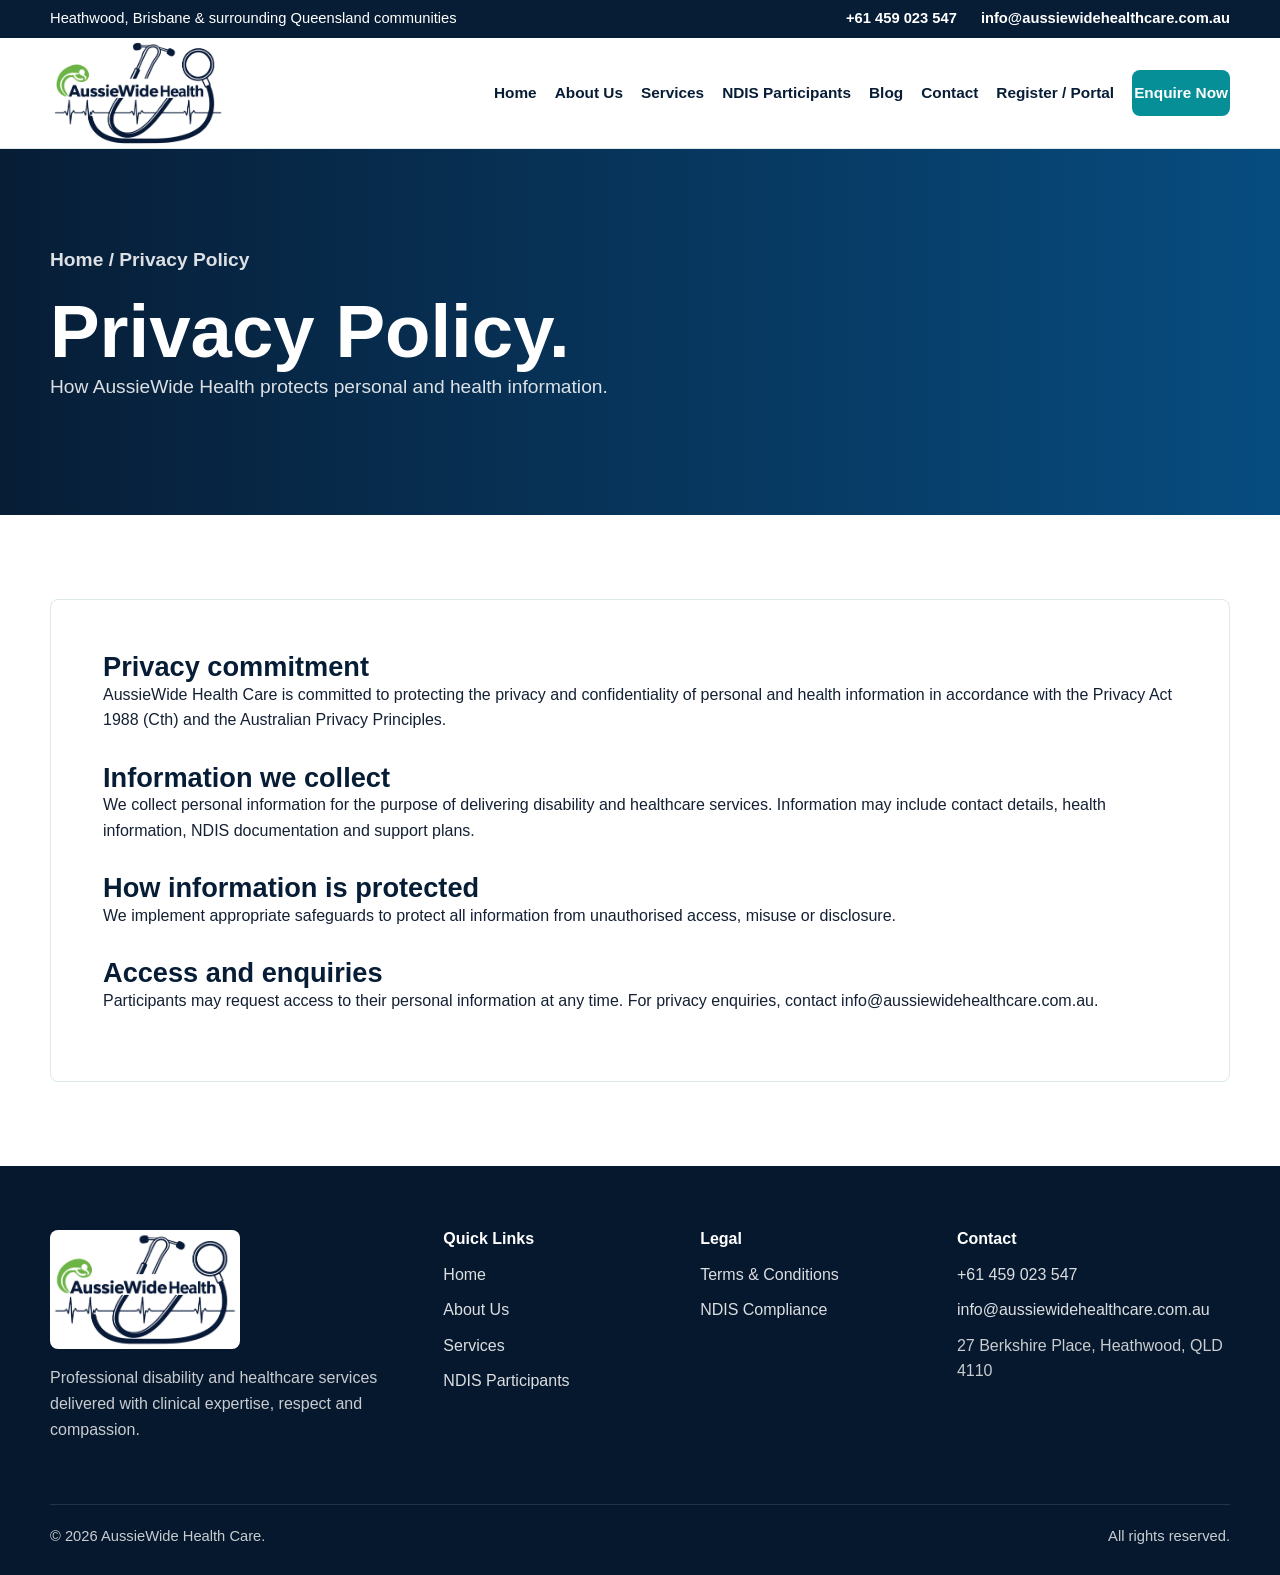
<file: privacy.html>
﻿<!doctype html>
<html lang="en-AU">
<head>
  <meta charset="utf-8"><meta name="viewport" content="width=device-width, initial-scale=1">
  <title>Privacy Policy | AussieWide Health</title>
  <meta name="description" content="Privacy policy for AussieWide Health Care.">
  <link rel="stylesheet" href="assets/css/styles.css">
</head>
<body>
  <div class="topbar"><div class="container"><span>Heathwood, Brisbane & surrounding Queensland communities</span><div class="topbar-contact"><a href="tel:+61459023547">+61 459 023 547</a><a href="mailto:info@aussiewidehealthcare.com.au">info@aussiewidehealthcare.com.au</a></div></div></div>
  <header class="site-header"><div class="container nav-wrap"><a class="brand" href="index.html"><img src="assets/images/logo.png" alt="AussieWide Health logo"></a><button class="nav-toggle" aria-label="Open navigation" aria-expanded="false"><span></span><span></span><span></span></button><nav class="main-nav"><a href="index.html">Home</a><a href="about.html">About Us</a><a href="services.html">Services</a><a href="ndis.html">NDIS Participants</a><a href="blog.html">Blog</a><a href="contact.html">Contact</a><a href="register.html">Register / Portal</a><a class="btn btn-primary" href="contact.html">Enquire Now</a></nav></div></header>
  <main><section class="page-hero"><div class="container"><p class="breadcrumbs">Home / Privacy Policy</p><h1>Privacy Policy.</h1><p>How AussieWide Health protects personal and health information.</p></div></section><section class="section alt"><div class="container legal-content"><h2>Privacy commitment</h2><p>AussieWide Health Care is committed to protecting the privacy and confidentiality of personal and health information in accordance with the Privacy Act 1988 (Cth) and the Australian Privacy Principles.</p><h2>Information we collect</h2><p>We collect personal information for the purpose of delivering disability and healthcare services. Information may include contact details, health information, NDIS documentation and support plans.</p><h2>How information is protected</h2><p>We implement appropriate safeguards to protect all information from unauthorised access, misuse or disclosure.</p><h2>Access and enquiries</h2><p>Participants may request access to their personal information at any time. For privacy enquiries, contact <a href="mailto:info@aussiewidehealthcare.com.au">info@aussiewidehealthcare.com.au</a>.</p></div></section></main>
  <footer class="site-footer"><div class="container footer-grid"><div><img src="assets/images/logo.png" alt="AussieWide Health logo"><p>Professional disability and healthcare services delivered with clinical expertise, respect and compassion.</p></div><div><h3>Quick Links</h3><a href="index.html">Home</a><a href="about.html">About Us</a><a href="services.html">Services</a><a href="ndis.html">NDIS Participants</a></div><div><h3>Legal</h3><a href="terms.html">Terms & Conditions</a><a href="ndis-compliance.html">NDIS Compliance</a></div><div><h3>Contact</h3><a href="tel:+61459023547">+61 459 023 547</a><a href="mailto:info@aussiewidehealthcare.com.au">info@aussiewidehealthcare.com.au</a><p>27 Berkshire Place, Heathwood, QLD 4110</p></div></div><div class="container footer-bottom"><span>&copy; 2026 AussieWide Health Care.</span><span>All rights reserved.</span></div></footer><script src="assets/js/main.js"></script>
</body>
</html>
</file>
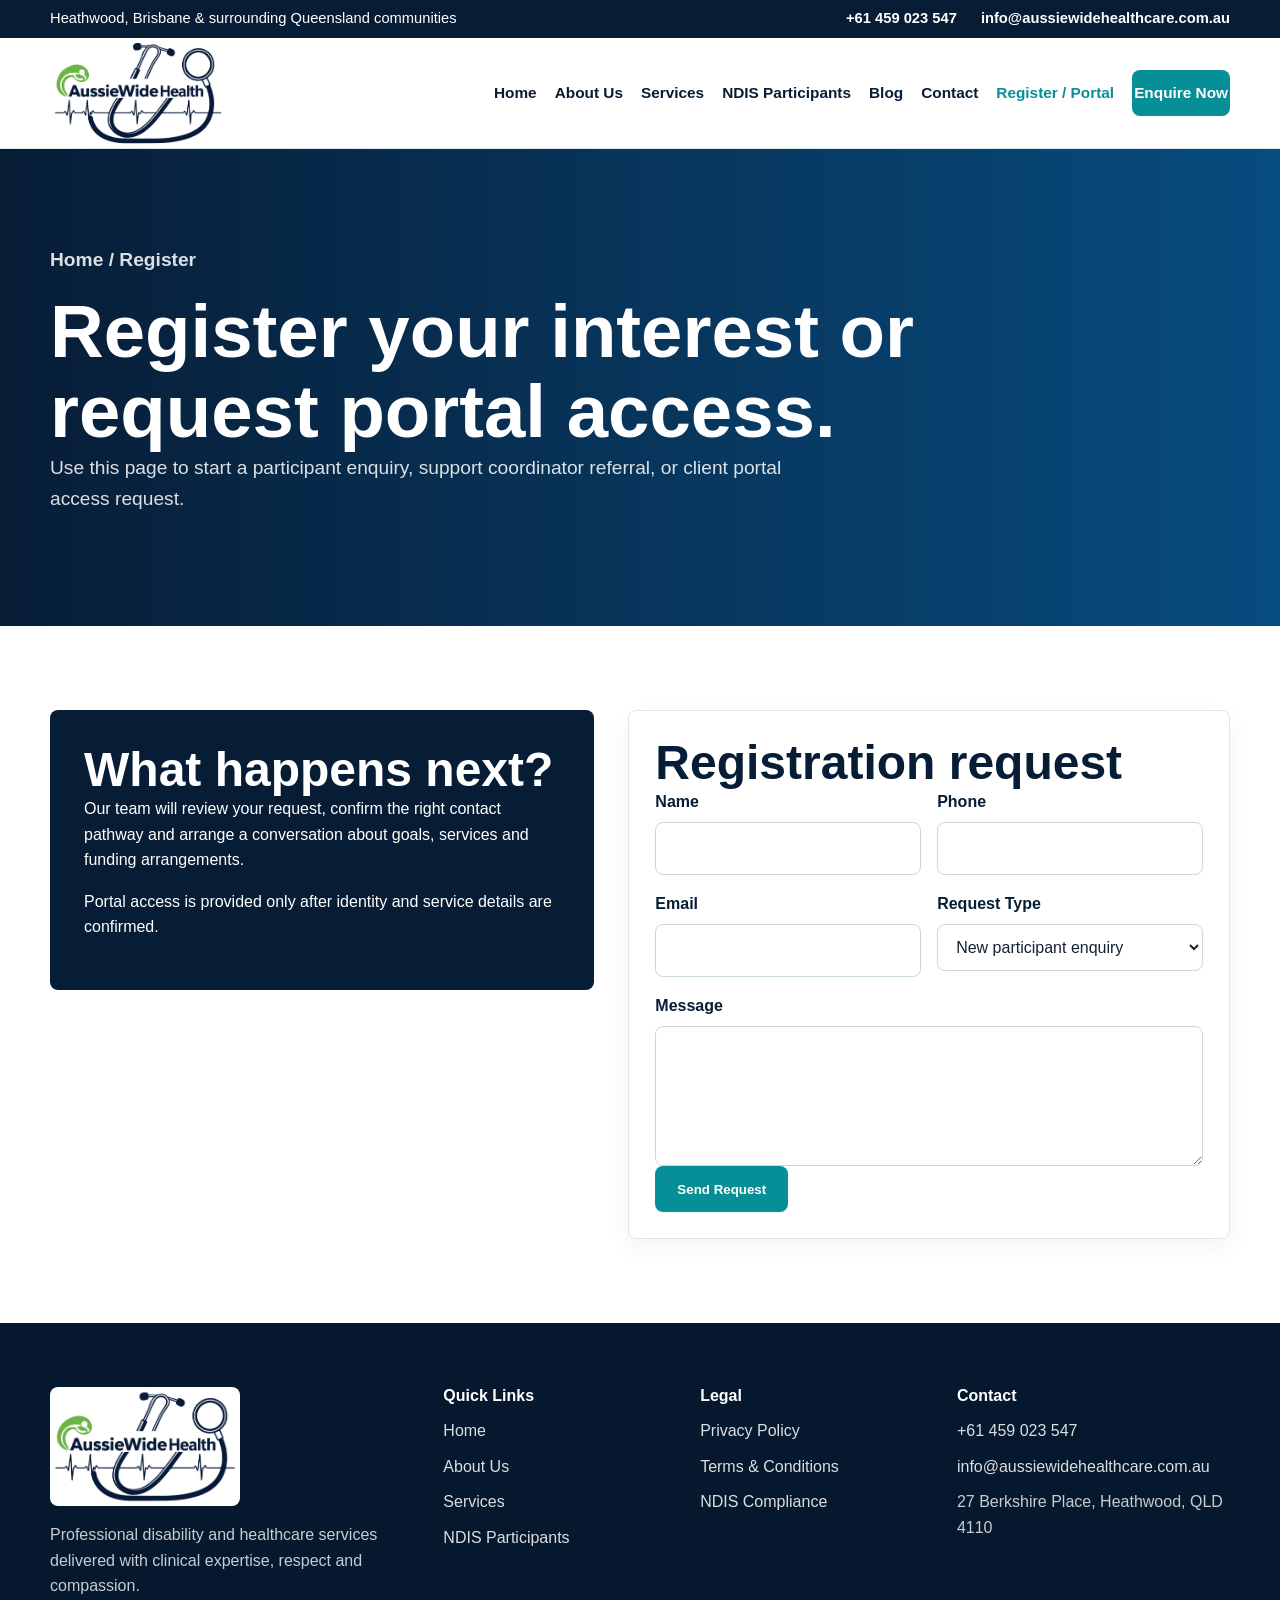
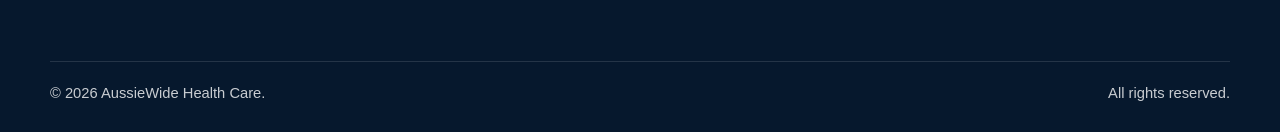
<file: register.html>
﻿<!doctype html>
<html lang="en-AU">
<head>
  <meta charset="utf-8"><meta name="viewport" content="width=device-width, initial-scale=1">
  <title>Register or Request Client Portal Access | AussieWide Health</title>
  <meta name="description" content="Register your interest or request client portal access with AussieWide Health.">
  <link rel="stylesheet" href="assets/css/styles.css">
</head>
<body>
  <div class="topbar"><div class="container"><span>Heathwood, Brisbane & surrounding Queensland communities</span><div class="topbar-contact"><a href="tel:+61459023547">+61 459 023 547</a><a href="mailto:info@aussiewidehealthcare.com.au">info@aussiewidehealthcare.com.au</a></div></div></div>
  <header class="site-header"><div class="container nav-wrap"><a class="brand" href="index.html"><img src="assets/images/logo.png" alt="AussieWide Health logo"></a><button class="nav-toggle" aria-label="Open navigation" aria-expanded="false"><span></span><span></span><span></span></button><nav class="main-nav"><a href="index.html">Home</a><a href="about.html">About Us</a><a href="services.html">Services</a><a href="ndis.html">NDIS Participants</a><a href="blog.html">Blog</a><a href="contact.html">Contact</a><a class="active" href="register.html">Register / Portal</a><a class="btn btn-primary" href="contact.html">Enquire Now</a></nav></div></header>
  <main>
    <section class="page-hero"><div class="container"><p class="breadcrumbs">Home / Register</p><h1>Register your interest or request portal access.</h1><p>Use this page to start a participant enquiry, support coordinator referral, or client portal access request.</p></div></section>
    <section class="section alt"><div class="container contact-layout"><aside class="contact-box"><h2>What happens next?</h2><p>Our team will review your request, confirm the right contact pathway and arrange a conversation about goals, services and funding arrangements.</p><p>Portal access is provided only after identity and service details are confirmed.</p></aside><div class="card"><div class="card-body"><h2>Registration request</h2><form action="contact.php" method="post"><input type="hidden" name="source" value="Register or portal page"><div class="form-grid"><div class="form-field"><label for="name">Name</label><input id="name" name="name" autocomplete="name" required></div><div class="form-field"><label for="phone">Phone</label><input id="phone" name="phone" autocomplete="tel" required></div><div class="form-field"><label for="email">Email</label><input id="email" name="email" type="email" autocomplete="email" required></div><div class="form-field"><label for="ndis_status">Request Type</label><select id="ndis_status" name="ndis_status"><option>New participant enquiry</option><option>Support coordinator referral</option><option>Portal access request</option><option>General registration question</option></select></div><div class="form-field full"><label for="message">Message</label><textarea id="message" name="message" required></textarea></div></div><button class="btn btn-primary" type="submit">Send Request</button></form></div></div></div></section>
  </main>
  <footer class="site-footer"><div class="container footer-grid"><div><img src="assets/images/logo.png" alt="AussieWide Health logo"><p>Professional disability and healthcare services delivered with clinical expertise, respect and compassion.</p></div><div><h3>Quick Links</h3><a href="index.html">Home</a><a href="about.html">About Us</a><a href="services.html">Services</a><a href="ndis.html">NDIS Participants</a></div><div><h3>Legal</h3><a href="privacy.html">Privacy Policy</a><a href="terms.html">Terms & Conditions</a><a href="ndis-compliance.html">NDIS Compliance</a></div><div><h3>Contact</h3><a href="tel:+61459023547">+61 459 023 547</a><a href="mailto:info@aussiewidehealthcare.com.au">info@aussiewidehealthcare.com.au</a><p>27 Berkshire Place, Heathwood, QLD 4110</p></div></div><div class="container footer-bottom"><span>&copy; 2026 AussieWide Health Care.</span><span>All rights reserved.</span></div></footer><script src="assets/js/main.js"></script>
</body>
</html>
</file>
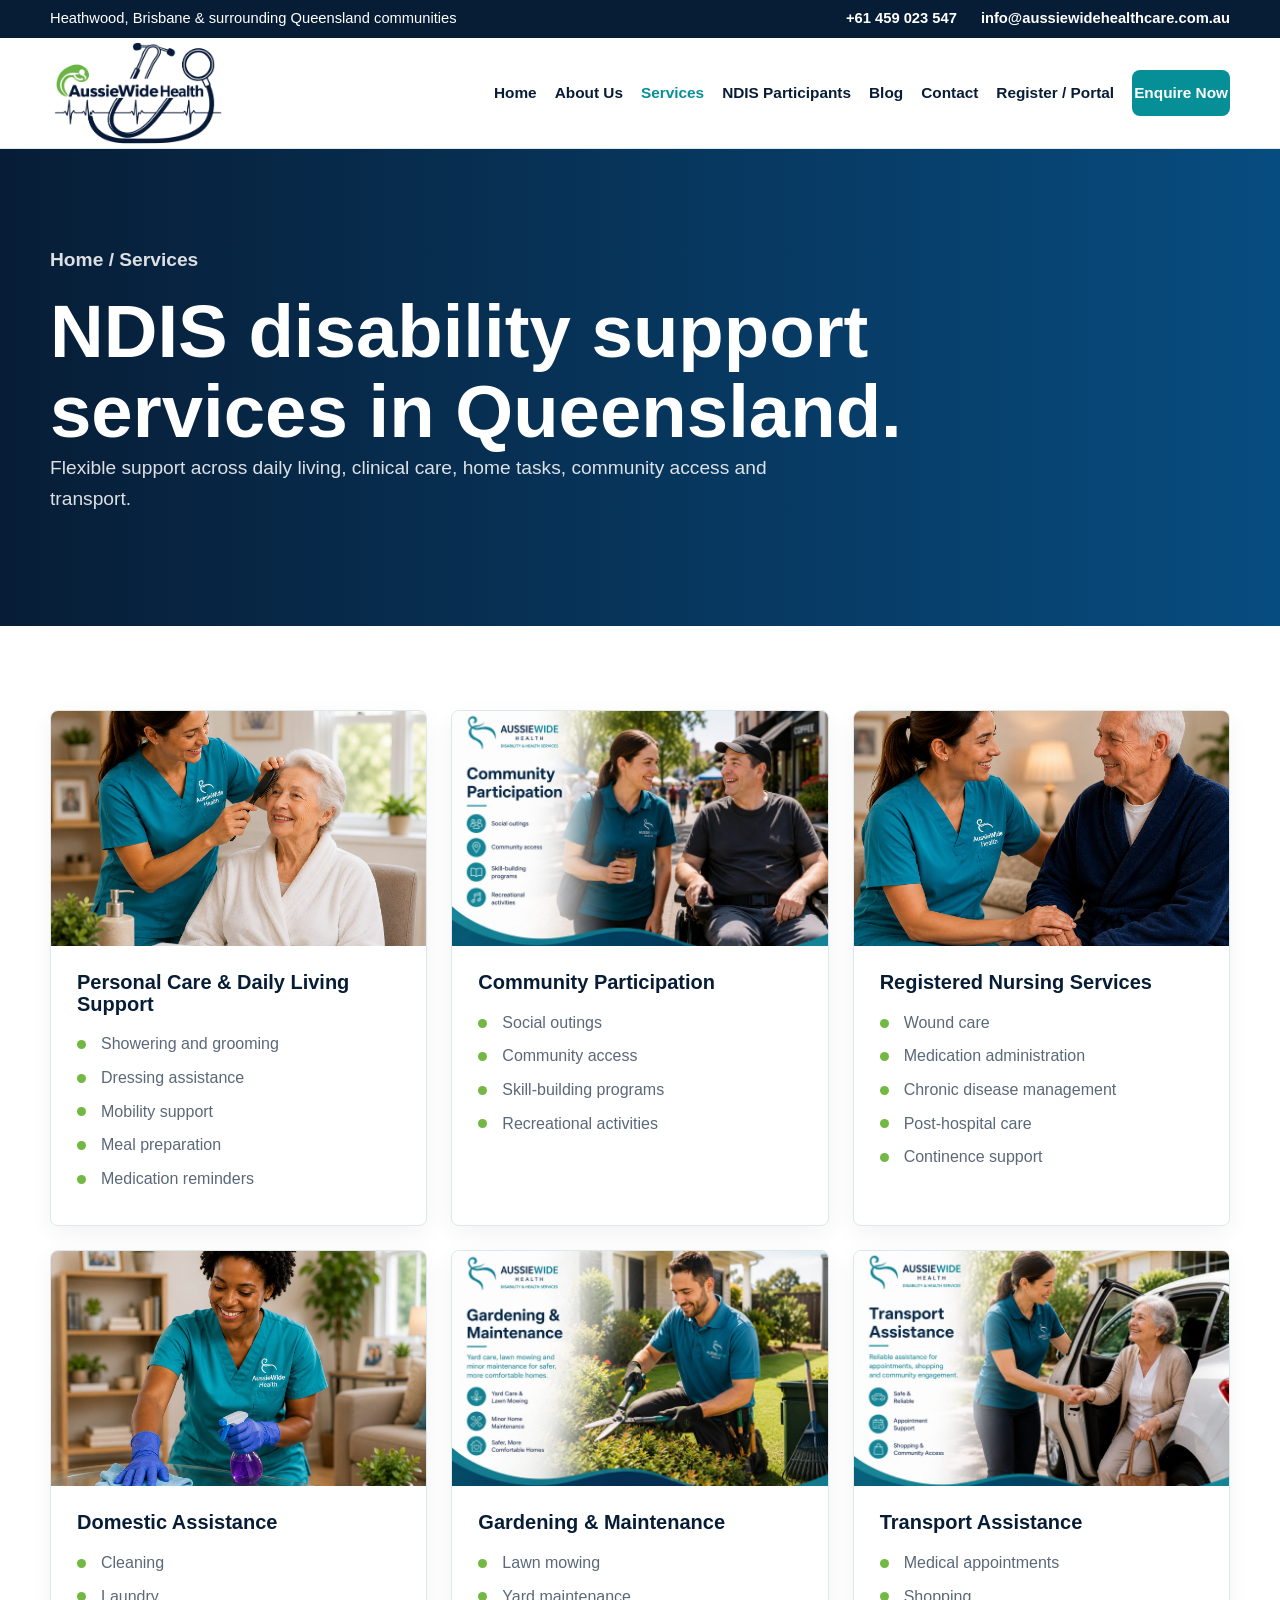
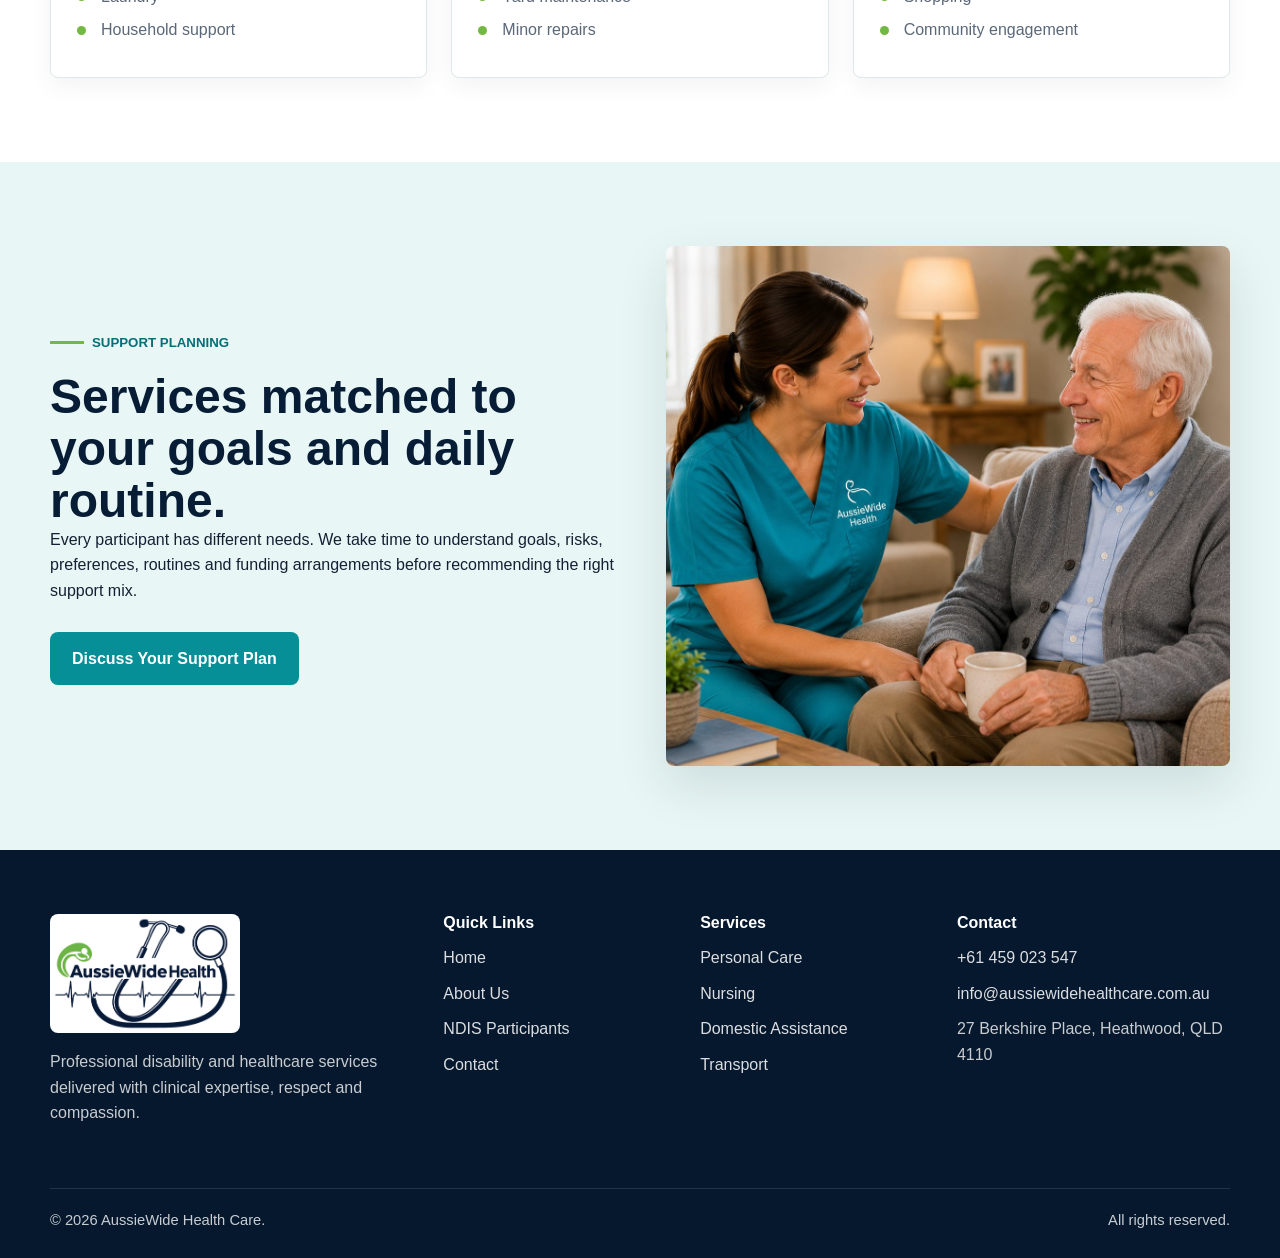
<file: services.html>
﻿<!doctype html>
<html lang="en-AU">
<head>
  <meta charset="utf-8"><meta name="viewport" content="width=device-width, initial-scale=1">
  <title>NDIS Disability Support Services in Queensland | AussieWide Health</title>
  <meta name="description" content="Personal care, community participation, registered nursing, domestic assistance, gardening, maintenance and transport support in Queensland.">
  <link rel="stylesheet" href="assets/css/styles.css">
</head>
<body>
  <div class="topbar"><div class="container"><span>Heathwood, Brisbane & surrounding Queensland communities</span><div class="topbar-contact"><a href="tel:+61459023547">+61 459 023 547</a><a href="mailto:info@aussiewidehealthcare.com.au">info@aussiewidehealthcare.com.au</a></div></div></div>
  <header class="site-header"><div class="container nav-wrap"><a class="brand" href="index.html"><img src="assets/images/logo.png" alt="AussieWide Health logo"></a><button class="nav-toggle" aria-label="Open navigation" aria-expanded="false"><span></span><span></span><span></span></button><nav class="main-nav"><a href="index.html">Home</a><a href="about.html">About Us</a><a class="active" href="services.html">Services</a><a href="ndis.html">NDIS Participants</a><a href="blog.html">Blog</a><a href="contact.html">Contact</a><a href="register.html">Register / Portal</a><a class="btn btn-primary" href="contact.html">Enquire Now</a></nav></div></header>
  <main>
    <section class="page-hero"><div class="container"><p class="breadcrumbs">Home / Services</p><h1>NDIS disability support services in Queensland.</h1><p>Flexible support across daily living, clinical care, home tasks, community access and transport.</p></div></section>
    <section class="section alt"><div class="container grid grid-3">
      <article id="personal-care" class="card service-card"><img src="assets/images/personal-care.jpg" alt="Caregiver supporting personal care at home"><div class="card-body"><h3>Personal Care & Daily Living Support</h3><ul><li>Showering and grooming</li><li>Dressing assistance</li><li>Mobility support</li><li>Meal preparation</li><li>Medication reminders</li></ul></div></article>
      <article class="card service-card"><img src="assets/images/community-participation.jpg" alt="AussieWide Health worker supporting community participation and social outings"><div class="card-body"><h3>Community Participation</h3><ul><li>Social outings</li><li>Community access</li><li>Skill-building programs</li><li>Recreational activities</li></ul></div></article>
      <article id="nursing" class="card service-card"><img src="assets/images/nursing-care.jpg" alt="Registered nurse providing warm home support"><div class="card-body"><h3>Registered Nursing Services</h3><ul><li>Wound care</li><li>Medication administration</li><li>Chronic disease management</li><li>Post-hospital care</li><li>Continence support</li></ul></div></article>
      <article id="domestic" class="card service-card"><img src="assets/images/domestic-assistance.jpg" alt="Caregiver assisting with domestic tasks"><div class="card-body"><h3>Domestic Assistance</h3><ul><li>Cleaning</li><li>Laundry</li><li>Household support</li></ul></div></article>
      <article class="card service-card"><img src="assets/images/gardening-maintenance.jpg" alt="AussieWide Health worker providing gardening and yard maintenance support"><div class="card-body"><h3>Gardening & Maintenance</h3><ul><li>Lawn mowing</li><li>Yard maintenance</li><li>Minor repairs</li></ul></div></article>
      <article id="transport" class="card service-card"><img src="assets/images/transport-assistance.jpg" alt="AussieWide Health worker helping a participant with transport assistance"><div class="card-body"><h3>Transport Assistance</h3><ul><li>Medical appointments</li><li>Shopping</li><li>Community engagement</li></ul></div></article>
    </div></section>
    <section class="section teal"><div class="container split"><div><span class="eyebrow">Support planning</span><h2>Services matched to your goals and daily routine.</h2><p>Every participant has different needs. We take time to understand goals, risks, preferences, routines and funding arrangements before recommending the right support mix.</p><div class="cta-row"><a class="btn btn-primary" href="contact.html">Discuss Your Support Plan</a></div></div><div class="image-panel"><img src="assets/images/home-care.jpg" alt="Caregiver and participant having a supportive conversation"></div></div></section>
  </main>
  <footer class="site-footer"><div class="container footer-grid"><div><img src="assets/images/logo.png" alt="AussieWide Health logo"><p>Professional disability and healthcare services delivered with clinical expertise, respect and compassion.</p></div><div><h3>Quick Links</h3><a href="index.html">Home</a><a href="about.html">About Us</a><a href="ndis.html">NDIS Participants</a><a href="contact.html">Contact</a></div><div><h3>Services</h3><a href="#personal-care">Personal Care</a><a href="#nursing">Nursing</a><a href="#domestic">Domestic Assistance</a><a href="#transport">Transport</a></div><div><h3>Contact</h3><a href="tel:+61459023547">+61 459 023 547</a><a href="mailto:info@aussiewidehealthcare.com.au">info@aussiewidehealthcare.com.au</a><p>27 Berkshire Place, Heathwood, QLD 4110</p></div></div><div class="container footer-bottom"><span>&copy; 2026 AussieWide Health Care.</span><span>All rights reserved.</span></div></footer>
  <script src="assets/js/main.js"></script>
</body>
</html>
</file>
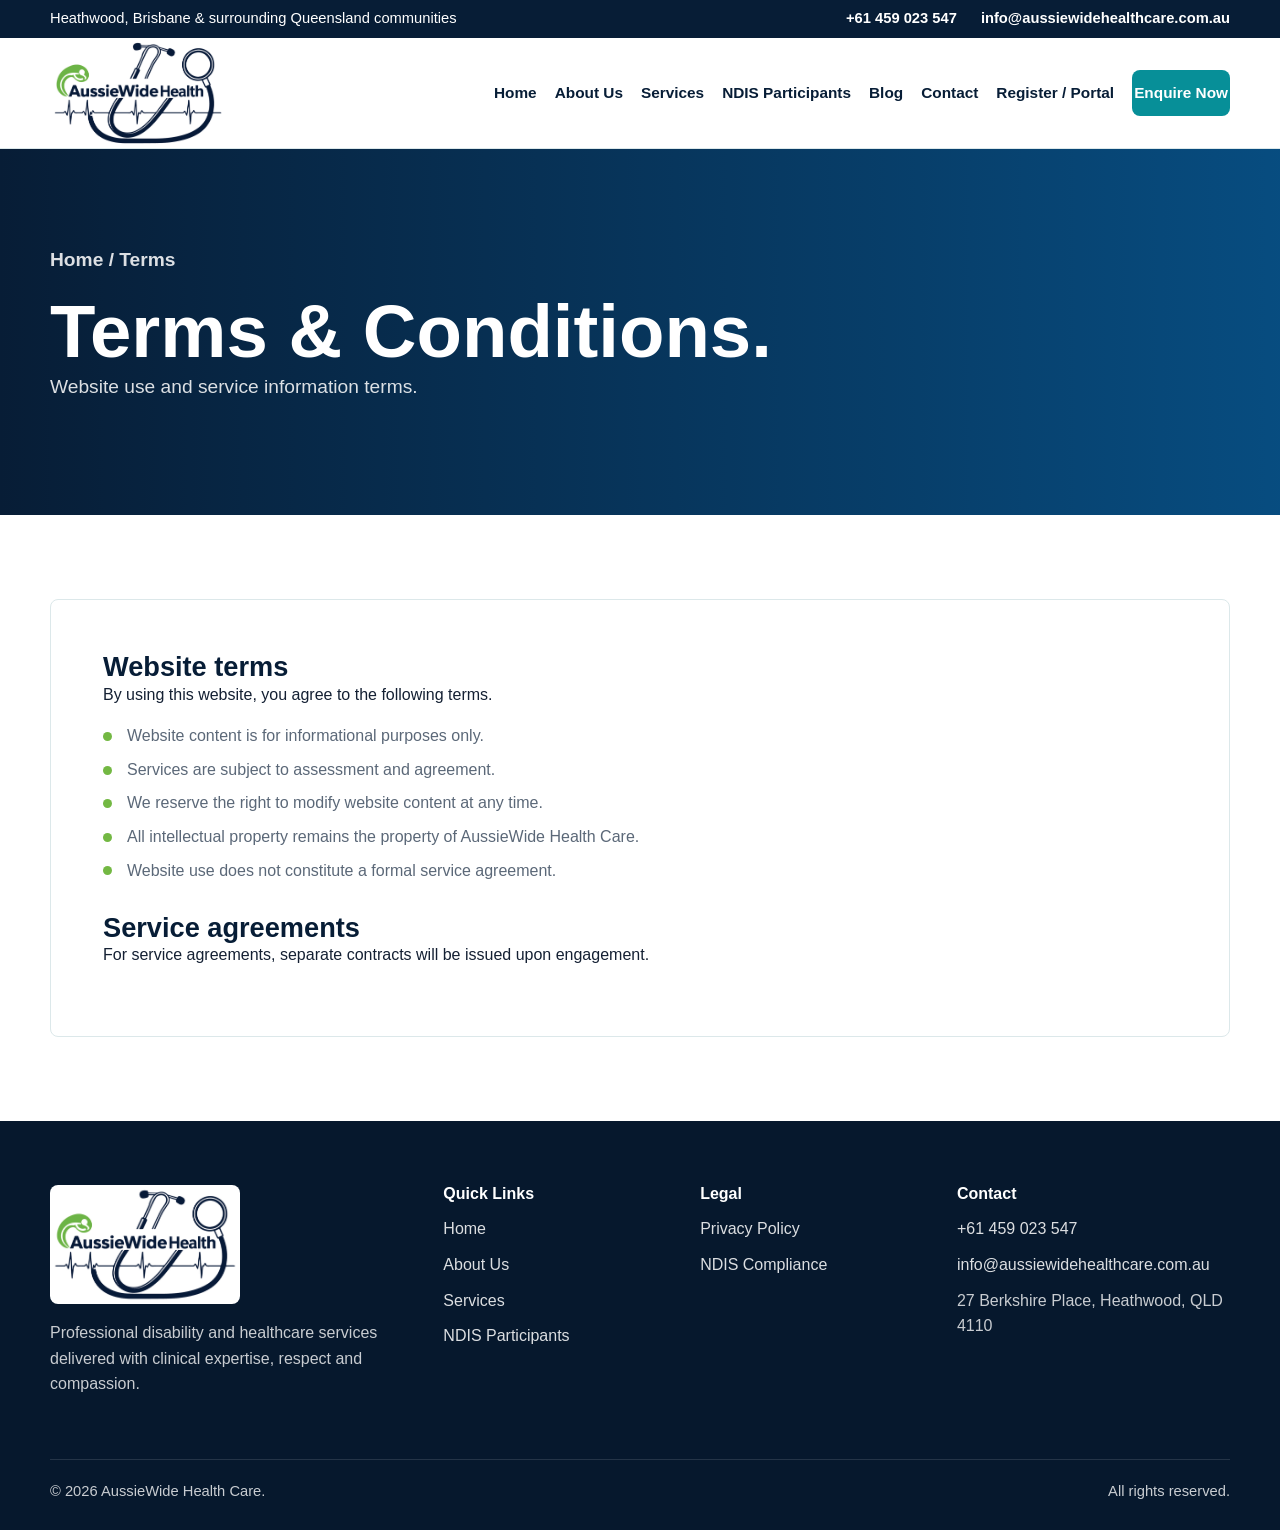
<file: terms.html>
﻿<!doctype html>
<html lang="en-AU">
<head>
  <meta charset="utf-8"><meta name="viewport" content="width=device-width, initial-scale=1">
  <title>Terms & Conditions | AussieWide Health</title>
  <meta name="description" content="Website terms and conditions for AussieWide Health Care.">
  <link rel="stylesheet" href="assets/css/styles.css">
</head>
<body>
  <div class="topbar"><div class="container"><span>Heathwood, Brisbane & surrounding Queensland communities</span><div class="topbar-contact"><a href="tel:+61459023547">+61 459 023 547</a><a href="mailto:info@aussiewidehealthcare.com.au">info@aussiewidehealthcare.com.au</a></div></div></div>
  <header class="site-header"><div class="container nav-wrap"><a class="brand" href="index.html"><img src="assets/images/logo.png" alt="AussieWide Health logo"></a><button class="nav-toggle" aria-label="Open navigation" aria-expanded="false"><span></span><span></span><span></span></button><nav class="main-nav"><a href="index.html">Home</a><a href="about.html">About Us</a><a href="services.html">Services</a><a href="ndis.html">NDIS Participants</a><a href="blog.html">Blog</a><a href="contact.html">Contact</a><a href="register.html">Register / Portal</a><a class="btn btn-primary" href="contact.html">Enquire Now</a></nav></div></header>
  <main><section class="page-hero"><div class="container"><p class="breadcrumbs">Home / Terms</p><h1>Terms & Conditions.</h1><p>Website use and service information terms.</p></div></section><section class="section alt"><div class="container legal-content"><h2>Website terms</h2><p>By using this website, you agree to the following terms.</p><ul class="check-list"><li>Website content is for informational purposes only.</li><li>Services are subject to assessment and agreement.</li><li>We reserve the right to modify website content at any time.</li><li>All intellectual property remains the property of AussieWide Health Care.</li><li>Website use does not constitute a formal service agreement.</li></ul><h2>Service agreements</h2><p>For service agreements, separate contracts will be issued upon engagement.</p></div></section></main>
  <footer class="site-footer"><div class="container footer-grid"><div><img src="assets/images/logo.png" alt="AussieWide Health logo"><p>Professional disability and healthcare services delivered with clinical expertise, respect and compassion.</p></div><div><h3>Quick Links</h3><a href="index.html">Home</a><a href="about.html">About Us</a><a href="services.html">Services</a><a href="ndis.html">NDIS Participants</a></div><div><h3>Legal</h3><a href="privacy.html">Privacy Policy</a><a href="ndis-compliance.html">NDIS Compliance</a></div><div><h3>Contact</h3><a href="tel:+61459023547">+61 459 023 547</a><a href="mailto:info@aussiewidehealthcare.com.au">info@aussiewidehealthcare.com.au</a><p>27 Berkshire Place, Heathwood, QLD 4110</p></div></div><div class="container footer-bottom"><span>&copy; 2026 AussieWide Health Care.</span><span>All rights reserved.</span></div></footer><script src="assets/js/main.js"></script>
</body>
</html>
</file>
<file: assets/css/styles.css>
:root {
  --navy: #071d36;
  --blue: #07538a;
  --teal: #078f98;
  --teal-dark: #056e76;
  --green: #73b843;
  --mint: #e8f7f5;
  --cream: #fbfaf6;
  --paper: #ffffff;
  --ink: #142033;
  --muted: #5b6878;
  --line: #dce8ea;
  --shadow: 0 20px 50px rgba(7, 29, 54, .12);
  --radius: 8px;
  --max: 1180px;
}

* { box-sizing: border-box; }
html { scroll-behavior: smooth; }
body {
  margin: 0;
  font-family: Arial, Helvetica, sans-serif;
  color: var(--ink);
  background: var(--cream);
  line-height: 1.6;
}

img { max-width: 100%; display: block; }
a { color: inherit; text-decoration: none; }
p { margin: 0 0 1rem; }
h1, h2, h3 { margin: 0; color: var(--navy); line-height: 1.08; letter-spacing: 0; }
h1 { font-size: 4.65rem; max-width: 900px; }
h2 { font-size: 3rem; }
h3 { font-size: 1.25rem; }

.container { width: min(var(--max), calc(100% - 40px)); margin: 0 auto; }
.skip-link { position: absolute; left: -999px; top: 12px; z-index: 20; background: var(--navy); color: #fff; padding: 10px 14px; }
.skip-link:focus { left: 12px; }

.topbar {
  background: var(--navy);
  color: #fff;
  font-size: .92rem;
}
.topbar .container {
  display: flex;
  gap: 18px;
  align-items: center;
  justify-content: space-between;
  min-height: 38px;
}
.topbar a { color: #fff; font-weight: 700; }
.topbar-contact {
  display: flex;
  align-items: center;
  justify-content: flex-end;
  gap: 18px;
}

.site-header {
  position: sticky;
  top: 0;
  z-index: 10;
  background: rgba(255,255,255,.96);
  border-bottom: 1px solid var(--line);
  backdrop-filter: blur(12px);
}
.nav-wrap {
  min-height: 82px;
  display: flex;
  align-items: center;
  justify-content: space-between;
  gap: 18px;
}
.brand {
  display: flex;
  align-items: center;
  gap: 12px;
  min-width: 210px;
}
.brand img { width: 176px; height: auto; }
.nav-toggle {
  display: none;
  width: 44px;
  height: 44px;
  border: 1px solid var(--line);
  background: #fff;
  border-radius: var(--radius);
}
.nav-toggle span {
  display: block;
  width: 22px;
  height: 2px;
  margin: 5px auto;
  background: var(--navy);
}
.main-nav {
  display: flex;
  align-items: center;
  gap: 18px;
  color: var(--navy);
  font-weight: 700;
  font-size: .96rem;
}
.main-nav a { padding: 8px 0; }
.main-nav a:hover, .main-nav a.active { color: var(--teal); }

.btn {
  display: inline-flex;
  align-items: center;
  justify-content: center;
  min-height: 46px;
  padding: 12px 20px;
  border-radius: var(--radius);
  font-weight: 800;
  border: 2px solid transparent;
  cursor: pointer;
  transition: transform .18s ease, box-shadow .18s ease, background .18s ease;
}
.btn:hover { transform: translateY(-1px); box-shadow: 0 12px 25px rgba(7,29,54,.14); }
.btn-primary { background: var(--teal); color: #fff; }
.btn-secondary { background: var(--navy); color: #fff; }
.btn-outline { background: transparent; color: var(--navy); border-color: var(--teal); }
.btn-light { background: #fff; color: var(--navy); }
.cta-row { display: flex; gap: 12px; flex-wrap: wrap; align-items: center; margin-top: 28px; }

.hero {
  position: relative;
  min-height: min(780px, calc(100vh - 90px));
  display: grid;
  align-items: center;
  overflow: hidden;
  background: var(--navy);
}
.hero::before {
  content: "";
  position: absolute;
  inset: 0;
  background: linear-gradient(90deg, rgba(255,255,255,.97) 0%, rgba(255,255,255,.92) 34%, rgba(255,255,255,.18) 67%, rgba(255,255,255,0) 100%);
  z-index: 1;
}
.hero img {
  position: absolute;
  inset: 0;
  width: 100%;
  height: 100%;
  object-fit: cover;
  object-position: center right;
}
.hero-content {
  position: relative;
  z-index: 2;
  max-width: 720px;
  padding: 76px 0 96px;
}
.eyebrow {
  display: inline-flex;
  align-items: center;
  gap: 8px;
  color: var(--teal-dark);
  font-weight: 900;
  text-transform: uppercase;
  letter-spacing: 0;
  font-size: .83rem;
  margin-bottom: 18px;
}
.eyebrow::before {
  content: "";
  width: 34px;
  height: 3px;
  background: var(--green);
}
.hero p.lead, .lead {
  font-size: 1.28rem;
  color: #24364a;
  max-width: 680px;
}

.trust-strip {
  background: #fff;
  border-bottom: 1px solid var(--line);
}
.trust-grid {
  display: grid;
  grid-template-columns: repeat(4, 1fr);
  gap: 1px;
}
.trust-item {
  padding: 24px;
  border-left: 1px solid var(--line);
}
.trust-item:last-child { border-right: 1px solid var(--line); }
.trust-item strong { display: block; color: var(--navy); font-size: 1.08rem; }
.trust-item span { color: var(--muted); font-size: .95rem; }

.section { padding: 84px 0; }
.section.alt { background: #fff; }
.section.teal { background: var(--mint); }
.section.dark { background: var(--navy); color: #fff; }
.section.dark h2, .section.dark h3 { color: #fff; }
.section.dark p { color: rgba(255,255,255,.82); }

.section-head {
  display: flex;
  justify-content: space-between;
  gap: 28px;
  align-items: end;
  margin-bottom: 34px;
}
.section-head p { max-width: 580px; color: var(--muted); }

.grid { display: grid; gap: 24px; }
.grid-2 { grid-template-columns: repeat(2, 1fr); }
.grid-3 { grid-template-columns: repeat(3, 1fr); }
.grid-4 { grid-template-columns: repeat(4, 1fr); }

.card {
  background: #fff;
  border: 1px solid var(--line);
  border-radius: var(--radius);
  box-shadow: 0 8px 25px rgba(7,29,54,.05);
  overflow: hidden;
}
.card-body { padding: 26px; }
.card img { width: 100%; height: 235px; object-fit: cover; }
.service-card h3 { margin-bottom: 10px; }
.service-card ul, .check-list {
  padding: 0;
  margin: 16px 0 0;
  list-style: none;
}
.service-card li, .check-list li {
  position: relative;
  padding-left: 24px;
  margin: 8px 0;
  color: var(--muted);
}
.service-card li::before, .check-list li::before {
  content: "";
  position: absolute;
  left: 0;
  top: .55em;
  width: 9px;
  height: 9px;
  border-radius: 50%;
  background: var(--green);
}

.split {
  display: grid;
  grid-template-columns: 1fr 1fr;
  gap: 52px;
  align-items: center;
}
.image-panel {
  border-radius: var(--radius);
  overflow: hidden;
  box-shadow: var(--shadow);
}
.image-panel img { width: 100%; height: 520px; object-fit: cover; }
.stat-row {
  display: grid;
  grid-template-columns: repeat(3, 1fr);
  gap: 16px;
  margin-top: 28px;
}
.stat {
  background: #fff;
  border: 1px solid var(--line);
  border-radius: var(--radius);
  padding: 18px;
}
.stat strong { display: block; font-size: 1.8rem; color: var(--teal); line-height: 1; }
.stat span { color: var(--muted); font-size: .92rem; }

.page-hero {
  background: linear-gradient(90deg, rgba(7,29,54,.94), rgba(7,83,138,.88)), var(--navy);
  color: #fff;
  padding: 96px 0;
  position: relative;
  overflow: hidden;
}
.page-hero h1 { color: #fff; }
.page-hero p { color: rgba(255,255,255,.86); max-width: 760px; font-size: 1.2rem; }
.breadcrumbs { color: rgba(255,255,255,.74); font-weight: 700; margin-bottom: 16px; }

.steps { counter-reset: steps; }
.step {
  position: relative;
  padding: 28px 28px 28px 84px;
}
.step::before {
  counter-increment: steps;
  content: counter(steps);
  position: absolute;
  left: 26px;
  top: 28px;
  width: 38px;
  height: 38px;
  display: grid;
  place-items: center;
  background: var(--teal);
  color: #fff;
  border-radius: 50%;
  font-weight: 900;
}

.leader {
  padding: 28px;
}
.leader .role { color: var(--teal-dark); font-weight: 900; margin: 8px 0 12px; }

.contact-layout {
  display: grid;
  grid-template-columns: .95fr 1.05fr;
  gap: 34px;
  align-items: start;
}
.contact-box {
  background: var(--navy);
  color: #fff;
  padding: 34px;
  border-radius: var(--radius);
}
.contact-box h2, .contact-box h3 { color: #fff; }
.contact-box a { color: #fff; font-weight: 800; }
.form-grid {
  display: grid;
  grid-template-columns: repeat(2, 1fr);
  gap: 16px;
}
.form-field { display: flex; flex-direction: column; gap: 7px; }
.form-field.full { grid-column: 1 / -1; }
label { color: var(--navy); font-weight: 800; }
input, select, textarea {
  width: 100%;
  border: 1px solid #c9d8dc;
  border-radius: var(--radius);
  padding: 13px 14px;
  font: inherit;
  background: #fff;
  color: var(--ink);
}
textarea { min-height: 140px; resize: vertical; }
.form-note { color: var(--muted); font-size: .92rem; margin-top: 12px; }
.map iframe {
  width: 100%;
  height: 360px;
  border: 0;
  border-radius: var(--radius);
  filter: saturate(.95);
}

.blog-card .meta { color: var(--teal-dark); font-weight: 900; font-size: .9rem; margin-bottom: 8px; }
.legal-content {
  background: #fff;
  border: 1px solid var(--line);
  border-radius: var(--radius);
  padding: clamp(26px, 5vw, 52px);
}
.legal-content h2 { font-size: 1.7rem; margin-top: 30px; }
.legal-content h2:first-child { margin-top: 0; }

.testimonials {
  position: relative;
  overflow: hidden;
  padding: 92px 0 102px;
  background:
    radial-gradient(circle at 78% 18%, rgba(7,143,152,.36), transparent 34%),
    linear-gradient(135deg, #06182d 0%, #082746 54%, #044e68 100%);
  color: #fff;
}
.testimonials::before {
  content: "";
  position: absolute;
  top: 38px;
  left: max(22px, calc((100vw - var(--max)) / 2));
  width: 96px;
  height: 64px;
  border-radius: 48px 48px 8px 8px;
  background:
    radial-gradient(circle at 30% 35%, rgba(255,255,255,.08) 0 28px, transparent 29px),
    radial-gradient(circle at 76% 35%, rgba(255,255,255,.08) 0 28px, transparent 29px);
}
.testimonial-head {
  position: relative;
  z-index: 1;
  margin-bottom: 34px;
}
.testimonial-head .eyebrow { color: #bdf0ea; }
.testimonial-head h2 {
  color: #fff;
  max-width: 860px;
}
.testimonial-head p {
  color: rgba(255,255,255,.78);
  max-width: 720px;
  margin-top: 16px;
}
.testimonial-rail {
  position: relative;
  z-index: 1;
  overflow: hidden;
  padding: 2px 0;
  mask-image: linear-gradient(90deg, transparent, #000 8%, #000 92%, transparent);
}
.testimonial-track {
  display: flex;
  gap: 24px;
  width: max-content;
  animation: testimonial-scroll 42s linear infinite;
}
.testimonial-rail:hover .testimonial-track { animation-play-state: paused; }
.testimonial-set {
  display: flex;
  gap: 24px;
}
.testimonial-card {
  flex: 0 0 clamp(320px, 33vw, 470px);
  min-height: 248px;
  display: flex;
  flex-direction: column;
  justify-content: space-between;
  padding: 28px;
  border: 1px solid rgba(255,255,255,.16);
  border-radius: var(--radius);
  background: rgba(255,255,255,.10);
  box-shadow: 0 24px 55px rgba(0,0,0,.18);
  backdrop-filter: blur(10px);
}
.stars {
  color: #9fd765;
  font-weight: 900;
  letter-spacing: 0;
  margin-bottom: 20px;
}
.testimonial-card p {
  color: rgba(255,255,255,.9);
  font-size: 1.16rem;
  font-style: italic;
  line-height: 1.55;
}
.testimonial-person {
  display: grid;
  grid-template-columns: 48px 1fr;
  column-gap: 14px;
  align-items: center;
  margin-top: 24px;
}
.testimonial-person span {
  grid-row: span 2;
  width: 48px;
  height: 48px;
  display: grid;
  place-items: center;
  border-radius: 50%;
  background: linear-gradient(135deg, var(--teal), var(--green));
  color: #fff;
  font-weight: 900;
  box-shadow: 0 10px 24px rgba(0,0,0,.22);
}
.testimonial-person strong { color: #fff; line-height: 1.1; }
.testimonial-person small {
  color: rgba(255,255,255,.66);
  font-weight: 800;
  text-transform: uppercase;
  font-size: .75rem;
}

@keyframes testimonial-scroll {
  from { transform: translateX(0); }
  to { transform: translateX(calc(-50% - 12px)); }
}

.cta-band {
  background: linear-gradient(90deg, var(--teal), var(--blue));
  color: #fff;
  padding: 54px 0;
}
.cta-band .container {
  display: flex;
  align-items: center;
  justify-content: space-between;
  gap: 28px;
}
.cta-band h2 { color: #fff; }
.cta-band p { color: rgba(255,255,255,.86); max-width: 700px; }

.site-footer {
  background: #06182d;
  color: rgba(255,255,255,.78);
  padding: 64px 0 26px;
}
.footer-grid {
  display: grid;
  grid-template-columns: 1.25fr .75fr .75fr 1fr;
  gap: 52px;
  align-items: start;
}
.site-footer h3 { color: #fff; font-size: 1rem; margin: 0 0 14px; }
.site-footer img { width: 190px; background: #fff; border-radius: var(--radius); margin-bottom: 16px; }
.site-footer p { margin-bottom: 18px; }
.site-footer a { color: rgba(255,255,255,.86); display: block; margin: 10px 0; }
.footer-legal {
  margin-top: 26px;
  padding-top: 22px;
  border-top: 1px solid rgba(255,255,255,.16);
}
.footer-bottom {
  border-top: 1px solid rgba(255,255,255,.12);
  margin-top: 44px;
  padding-top: 20px;
  display: flex;
  justify-content: space-between;
  gap: 18px;
  font-size: .92rem;
}

@media (max-width: 980px) {
  .nav-toggle { display: block; }
  .main-nav {
    position: absolute;
    top: 100%;
    left: 0;
    right: 0;
    display: none;
    flex-direction: column;
    align-items: stretch;
    background: #fff;
    border-bottom: 1px solid var(--line);
    padding: 18px 20px 24px;
  }
  .main-nav.open { display: flex; }
  .main-nav a { padding: 10px 0; }
  .hero { min-height: auto; }
  .hero::before { background: linear-gradient(90deg, rgba(255,255,255,.97), rgba(255,255,255,.82)); }
  .hero img { opacity: .42; object-position: center; }
  h1 { font-size: 3.1rem; }
  h2 { font-size: 2.35rem; }
  .trust-grid, .grid-4 { grid-template-columns: repeat(2, 1fr); }
  .grid-3, .split, .contact-layout, .footer-grid { grid-template-columns: 1fr; }
  .section-head, .cta-band .container { display: block; }
  .image-panel img { height: 430px; }
  .testimonial-card { flex-basis: 420px; }
}

@media (max-width: 640px) {
  .container { width: min(100% - 28px, var(--max)); }
  .topbar .container {
    display: flex;
    flex-direction: column;
    align-items: flex-start;
    gap: 5px;
    padding: 10px 0;
    line-height: 1.35;
  }
  .topbar span,
  .topbar a,
  .topbar-contact {
    display: block;
    max-width: 100%;
  }
  .topbar span { text-wrap: balance; }
  .topbar-contact {
    display: flex;
    flex-direction: column;
    align-items: flex-start;
    gap: 4px;
  }
  .topbar a {
    overflow-wrap: anywhere;
    line-height: 1.25;
  }
  .brand img { width: 150px; }
  .nav-wrap { min-height: 72px; }
  h1 { font-size: 2.45rem; }
  h2 { font-size: 2rem; }
  .hero p.lead, .lead { font-size: 1.08rem; }
  .hero-content { padding: 64px 0 72px; }
  .section { padding: 60px 0; }
  .trust-grid, .grid-2, .grid-4, .stat-row, .form-grid { grid-template-columns: 1fr; }
  .trust-item { border-right: 1px solid var(--line); }
  .card img { height: 215px; }
  .image-panel img { height: 340px; }
  .testimonials { padding: 64px 0 70px; }
  .testimonial-rail {
    overflow-x: auto;
    mask-image: none;
    padding-inline: 14px;
    scroll-snap-type: x mandatory;
  }
  .testimonial-track { animation: none; }
  .testimonial-set[aria-hidden="true"] { display: none; }
  .testimonial-card {
    flex-basis: min(86vw, 360px);
    min-height: 280px;
    scroll-snap-align: start;
  }
  .footer-bottom { display: block; }
  .btn { width: 100%; }
}

@media (prefers-reduced-motion: reduce) {
  .testimonial-track {
    animation: none;
    overflow-x: auto;
  }
  .testimonial-set[aria-hidden="true"] { display: none; }
}
@media (min-width: 769px) {
  .topbar-contact {
    display: flex;
    align-items: center;
    gap: 24px;
  }
}
</file>
